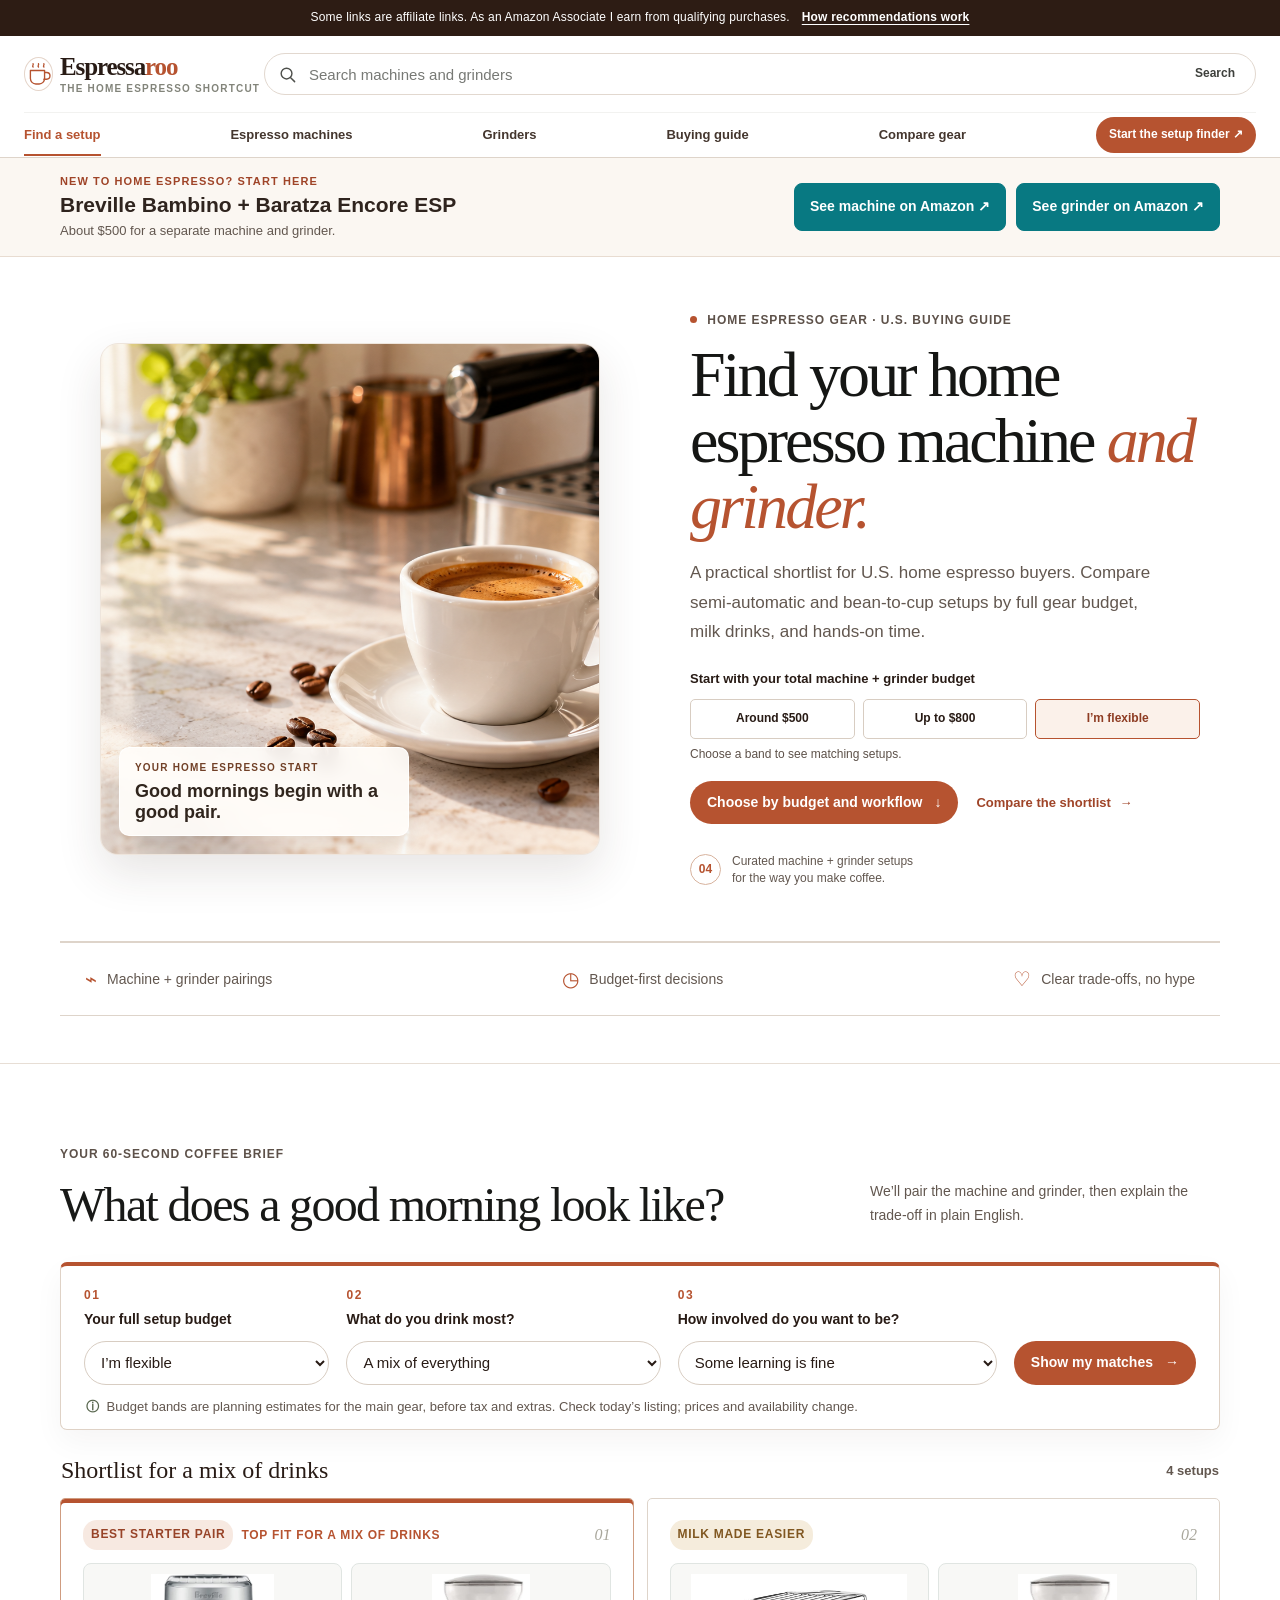
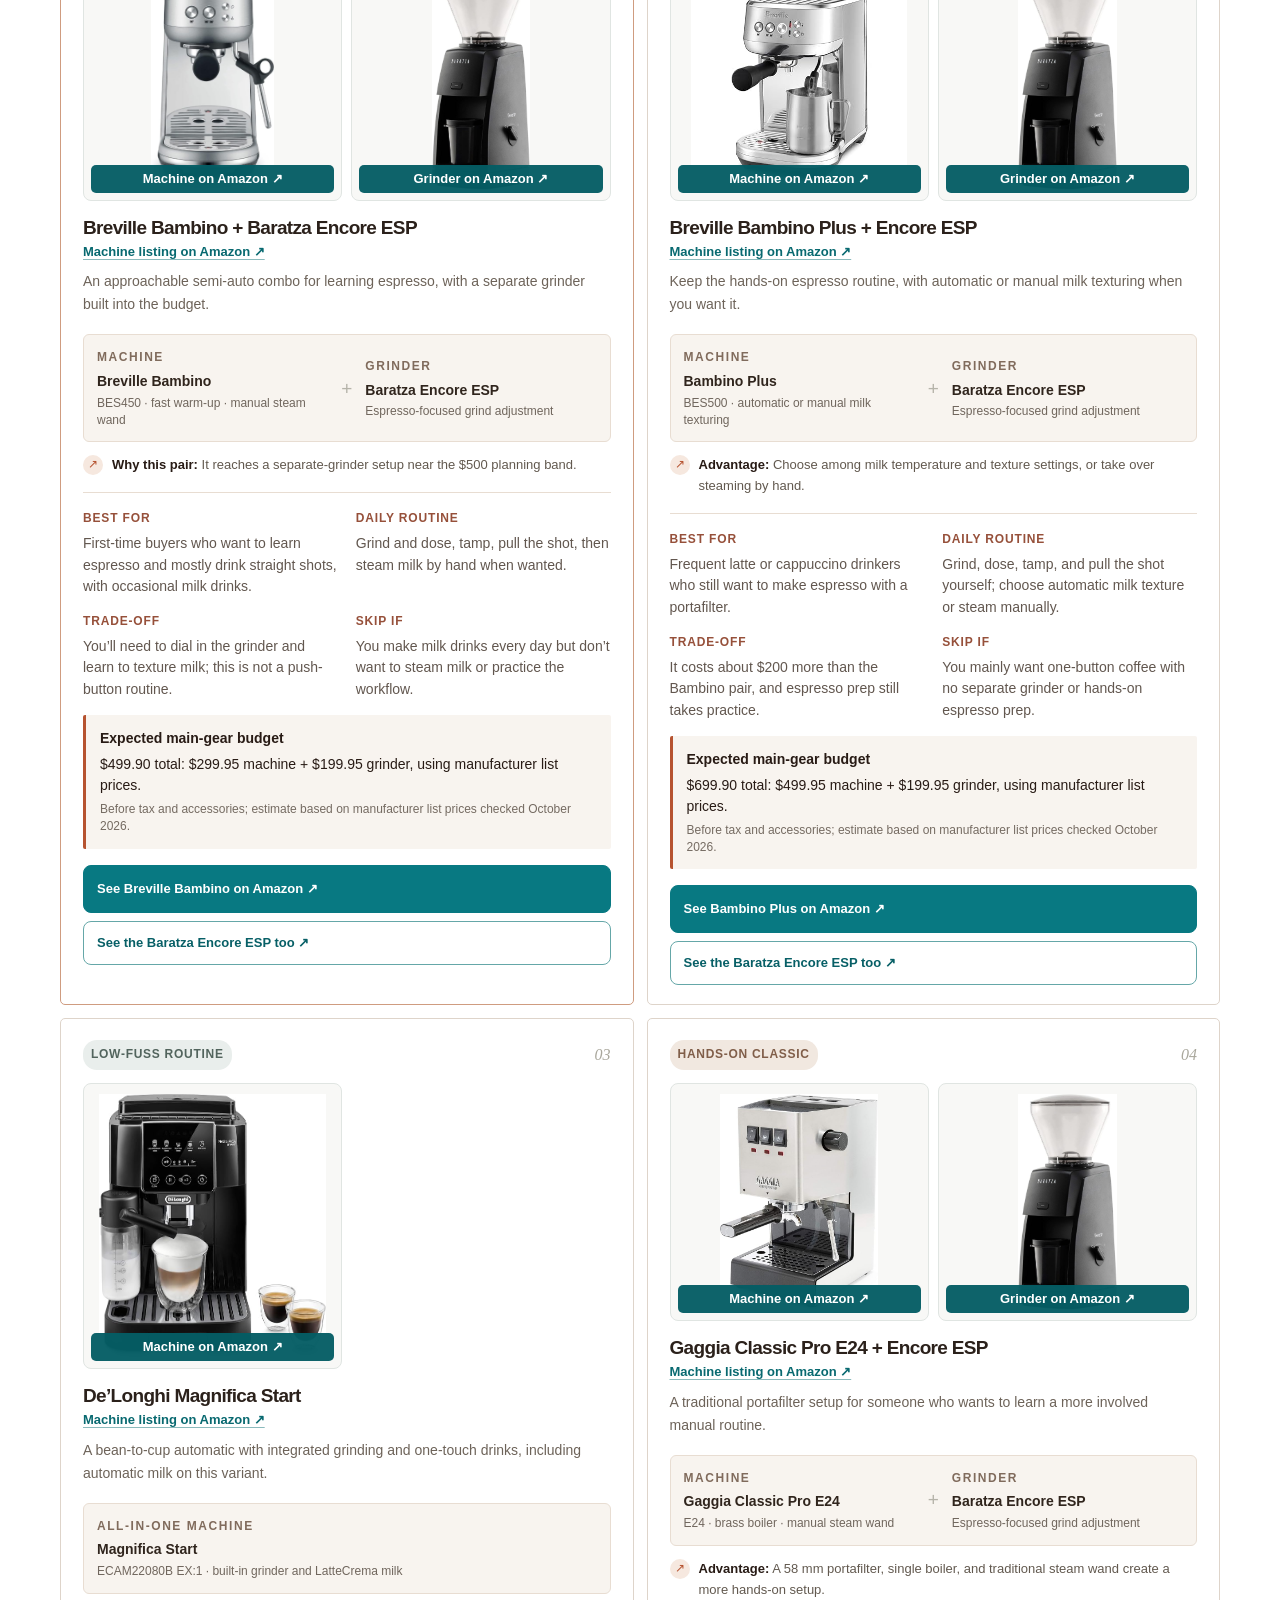
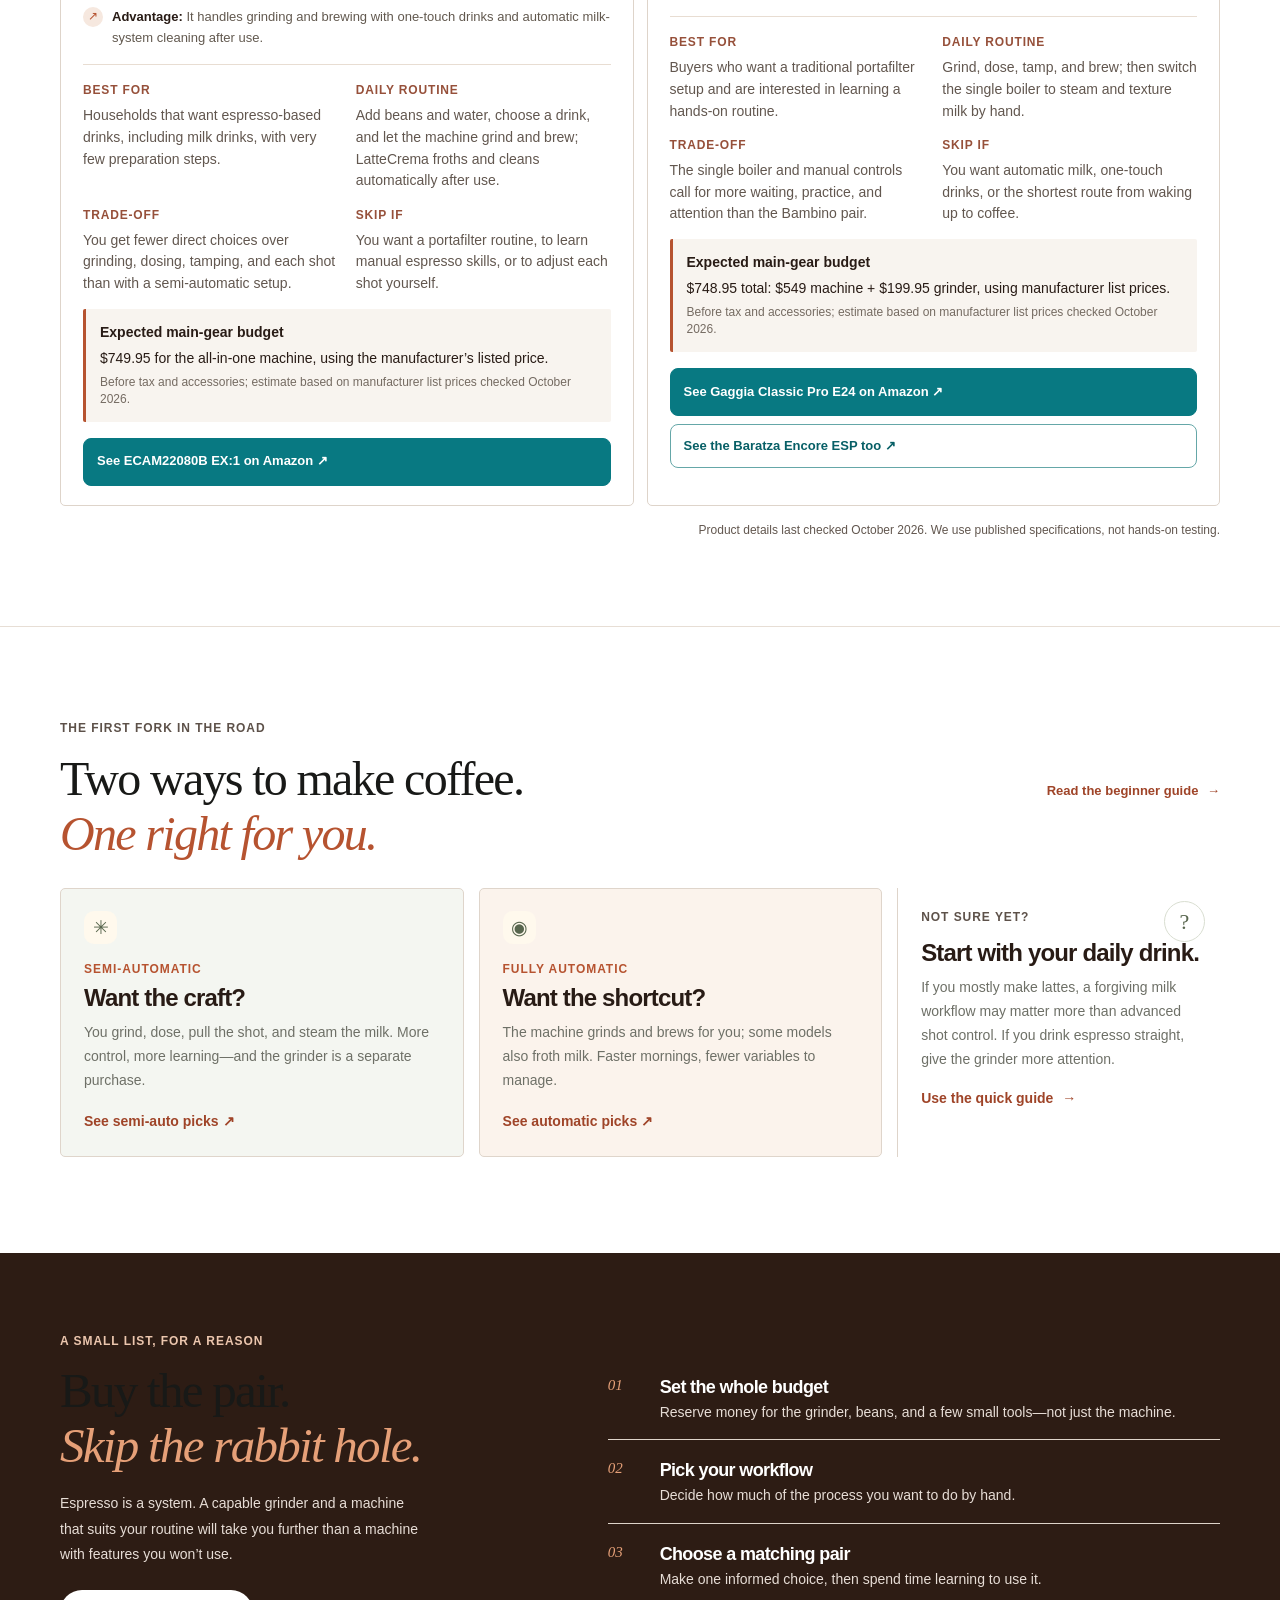
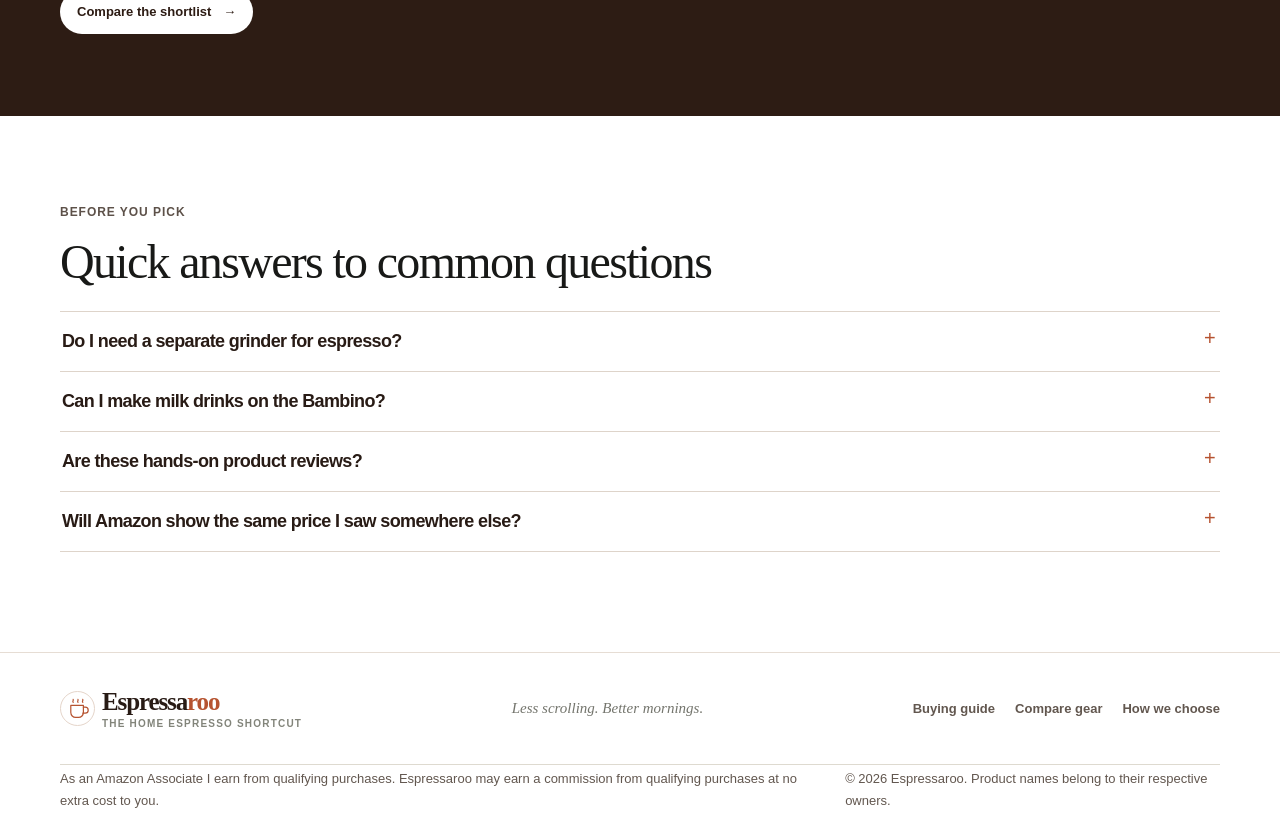
<file: index.html>
<!doctype html>
<html lang="en-US">
<head>
  <meta charset="utf-8">
  <meta name="viewport" content="width=device-width, initial-scale=1">
  <title>Espressaroo — Find your home espresso setup</title>
  <meta name="description" content="Choose a home espresso machine and grinder by budget, milk drinks, and how hands-on you want to be. Straightforward recommendations, no gear rabbit hole.">
  <meta name="theme-color" content="#ffffff">
  <!-- Google tag (gtag.js) -->
  <script async src="https://www.googletagmanager.com/gtag/js?id=G-TLVL1ZTB8C"></script>
  <script>
    window.dataLayer = window.dataLayer || [];
    function gtag(){dataLayer.push(arguments);}
    gtag('js', new Date());
    gtag('config', 'G-TLVL1ZTB8C');
  </script>
  <link rel="canonical" href="https://espressaroo.com/">
  <meta property="og:type" content="website">
  <meta property="og:site_name" content="Espressaroo">
  <meta property="og:title" content="Find your home espresso setup — Espressaroo">
  <meta property="og:description" content="A short, practical route to the right espresso machine and grinder for your budget and routine.">
  <meta property="og:url" content="https://espressaroo.com/">
  <meta property="og:image" content="https://espressaroo.com/assets/espresso-hero-morning.png"><meta property="og:image:alt" content="Espresso with crema and coffee beans beside a home espresso machine."><meta name="twitter:card" content="summary_large_image"><meta name="twitter:image" content="https://espressaroo.com/assets/espresso-hero-morning.png">
  <link rel="icon" href="favicon.svg" type="image/svg+xml">
  <link rel="stylesheet" href="styles.css?v=20261002-5">
  <script type="application/ld+json">
  {"@context":"https://schema.org","@type":"WebSite","name":"Espressaroo","alternateName":"Espressaroo.com","url":"https://espressaroo.com/","description":"Independent home espresso machine and grinder recommendations."}
  </script>
  <script src="app.js?v=20261002-5" defer></script>
</head>
<body>
  <a class="skip-link" href="#main">Skip to content</a>
  <div class="disclosure-bar" role="note">
    <span>Some links are affiliate links. As an Amazon Associate I earn from qualifying purchases.</span>
    <a href="guides.html#how-we-choose">How recommendations work</a>
  </div>
  <header class="site-header">
    <div class="header-main">
      <a class="brand" href="index.html" aria-label="Espressaroo home">
        <span class="brand-mark" aria-hidden="true"><svg viewBox="0 0 40 40"><path d="M8 14h21v12a8 8 0 0 1-8 8h-5a8 8 0 0 1-8-8V14Z"/><path d="M29 17h3a5 5 0 0 1 0 10h-4M12 9c-2-2 1-3 0-5m8 5c-2-2 1-3 0-5m8 5c-2-2 1-3 0-5"/></svg></span>
        <span>Espressa<span class="brand-accent">roo</span><small>THE HOME ESPRESSO SHORTCUT</small></span>
      </a>
      <form class="site-search" action="index.html#finder" method="get" role="search">
        <label class="sr-only" for="site-search-input">Search espresso machines and grinders</label>
        <svg aria-hidden="true" viewBox="0 0 24 24"><circle cx="10.8" cy="10.8" r="6.8"/><path d="m16 16 5 5"/></svg>
        <input id="site-search-input" name="q" type="search" placeholder="Search machines and grinders">
        <button type="submit">Search</button>
      </form>
    </div>
    <div class="header-nav-row">
      <button class="menu-toggle" aria-expanded="false" aria-controls="primary-nav" aria-label="Open site menu" type="button">Menu</button>
      <nav class="primary-nav" id="primary-nav" aria-label="Main navigation">
        <a class="active" href="#finder">Find a setup</a>
        <a href="compare.html#machines">Espresso machines</a>
        <a href="compare.html#grinders">Grinders</a>
        <a href="guides.html">Buying guide</a>
        <a href="compare.html">Compare gear</a>
        <a class="nav-cta" href="#finder">Start the setup finder <span aria-hidden="true">↗</span></a>
      </nav>
    </div>
  </header>

  <aside class="starter-strip" aria-label="Popular starter espresso setup">
    <div class="page-shell starter-strip-inner">
      <div class="starter-strip-copy">
        <span class="starter-strip-kicker">NEW TO HOME ESPRESSO? START HERE</span>
        <strong>Breville Bambino + Baratza Encore ESP</strong>
        <span>About $500 for a separate machine and grinder.</span>
      </div>
      <div class="starter-strip-links">
        <a class="button product-link" href="https://www.amazon.com/dp/B0B1JPPG2L?tag=cofmac93-20" target="_blank" rel="sponsored nofollow noopener">See machine on Amazon ↗</a>
        <a class="button product-link" href="https://www.amazon.com/dp/B0BW272XCV?tag=cofmac93-20" target="_blank" rel="sponsored nofollow noopener">See grinder on Amazon ↗</a>
      </div>
    </div>
  </aside>

  <main id="main">
    <section class="hero page-shell">
      <div class="hero-copy">
        <p class="eyebrow"><span class="eyebrow-dot"></span> Home espresso gear · U.S. buying guide</p>
        <h1>Find your home espresso machine <em>and grinder.</em></h1>
        <p class="hero-lede">A practical shortlist for U.S. home espresso buyers. Compare semi-automatic and bean-to-cup setups by full gear budget, milk drinks, and hands-on time.</p>
        <div class="hero-budget-start" role="group" aria-labelledby="hero-budget-heading">
          <p id="hero-budget-heading">Start with your total machine + grinder budget</p>
          <div class="hero-budget-options">
            <button type="button" data-quick-budget="500" aria-pressed="false">Around $500</button>
            <button type="button" data-quick-budget="800" aria-pressed="false">Up to $800</button>
            <button type="button" data-quick-budget="any" aria-pressed="true">I’m flexible</button>
          </div>
          <small>Choose a band to see matching setups.</small>
        </div>
        <div class="hero-actions">
          <a class="button button-primary" href="#finder">Choose by budget and workflow <span aria-hidden="true">↓</span></a>
          <a class="text-link" href="compare.html">Compare the shortlist <span aria-hidden="true">→</span></a>
        </div>
        <div class="hero-proof"><span class="proof-count">04</span><span>Curated machine + grinder setups<br>for the way you make coffee.</span></div>
      </div>
      <figure class="hero-art hero-photo">
        <img src="assets/espresso-hero-morning.png" width="1774" height="887" alt="A fresh espresso with crema and roasted coffee beans beside a home espresso machine." fetchpriority="high" decoding="async">
        <figcaption class="hero-photo-caption"><span>YOUR HOME ESPRESSO START</span><strong>Good mornings begin with a good pair.</strong></figcaption>
      </figure>
    </section>

    <section class="trust-strip page-shell" aria-label="What Espressaroo does">
      <div><span class="trust-icon">⌁</span><span>Machine + grinder pairings</span></div>
      <div><span class="trust-icon">◷</span><span>Budget-first decisions</span></div>
      <div><span class="trust-icon">♡</span><span>Clear trade-offs, no hype</span></div>
    </section>

    <section class="finder-section" id="finder">
      <div class="page-shell">
        <div class="section-heading finder-heading">
          <div><p class="eyebrow">Your 60-second coffee brief</p><h2>What does a good morning look like?</h2></div>
          <p>We’ll pair the machine and grinder, then explain the trade-off in plain English.</p>
        </div>
        <form class="finder-panel" id="setup-finder">
          <div class="finder-controls">
            <label class="field"><span class="field-number">01</span><span class="field-label">Your full setup budget</span>
              <select name="budget" id="budget"><option value="500">Around $500</option><option value="800">Up to $800</option><option value="any" selected>I’m flexible</option></select>
            </label>
            <label class="field"><span class="field-number">02</span><span class="field-label">What do you drink most?</span>
              <select name="drink" id="drink"><option value="milk">Milk drinks — cappuccino, latte</option><option value="espresso">Straight espresso</option><option value="both" selected>A mix of everything</option></select>
            </label>
            <label class="field"><span class="field-number">03</span><span class="field-label">How involved do you want to be?</span>
              <select name="workflow" id="workflow"><option value="any" selected>Some learning is fine</option><option value="hands-on">I want to learn the craft</option><option value="easy-milk">Easier milk, real espresso workflow</option><option value="push-button">One button, please</option></select>
            </label>
            <button class="button button-primary finder-submit" type="submit">Show my matches <span aria-hidden="true">→</span></button>
          </div>
          <p class="budget-note"><span aria-hidden="true">ⓘ</span> Budget bands are planning estimates for the main gear, before tax and extras. Check today’s listing; prices and availability change.</p>
        </form>
        <div class="results-topline"><p id="results-summary" aria-live="polite">A practical shortlist for your answers</p><span class="results-count" id="results-count">4 setups</span></div>
        <div class="results-grid" id="results-grid" aria-live="polite">
          <article class="setup-card featured-card"><div class="card-topline"><span class="pill pill-green">BEST STARTER PAIR</span><span class="card-index">01</span></div><div class="setup-product-gallery">
<figure class="product-photo-card"><img src="assets/breville-bambino.jpg" alt="Breville Bambino espresso machine" loading="lazy" decoding="async"><figcaption><a class="product-photo-cta product-link" href="https://www.amazon.com/dp/B0B1JPPG2L?tag=cofmac93-20" target="_blank" rel="sponsored nofollow noopener">Machine on Amazon ↗</a></figcaption></figure>
<figure class="product-photo-card"><img src="assets/baratza-encore-esp.jpg" alt="Baratza Encore ESP coffee grinder" loading="lazy" decoding="async"><figcaption><a class="product-photo-cta product-link" href="https://www.amazon.com/dp/B0BW272XCV?tag=cofmac93-20" target="_blank" rel="sponsored nofollow noopener">Grinder on Amazon ↗</a></figcaption></figure>
</div><h3>Breville Bambino + Baratza Encore ESP</h3><p class="product-title-note"><a class="product-title-link product-link" href="https://www.amazon.com/dp/B0B1JPPG2L?tag=cofmac93-20" target="_blank" rel="sponsored nofollow noopener">Machine listing on Amazon ↗</a></p><p class="card-intro">An approachable semi-auto combo for learning espresso, with a separate grinder built into the budget.</p><div class="pairing"><div><span class="pair-label">MACHINE</span><strong>Breville Bambino</strong><small>BES450 · fast warm-up · manual steam wand</small></div><span class="pair-plus">+</span><div><span class="pair-label">GRINDER</span><strong>Baratza Encore ESP</strong><small>Espresso-focused grind adjustment</small></div></div><div class="card-verdict"><span class="verdict-icon">↗</span><p><b>Why this pair:</b> it reaches a separate-grinder setup near the $500 planning band.</p></div><dl class="recommendation-facts"><div><dt>Best for</dt><dd>First-time buyers who want to learn espresso and mostly drink straight shots, with occasional milk drinks.</dd></div><div><dt>Daily routine</dt><dd>Grind and dose, tamp, pull the shot, then steam milk by hand when wanted.</dd></div><div><dt>Trade-off</dt><dd>You’ll need to dial in the grinder and learn to texture milk; this is not a push-button routine.</dd></div><div><dt>Skip if</dt><dd>You make milk drinks every day but don’t want to steam milk or practice the workflow.</dd></div></dl><p class="gear-budget"><b>Expected main-gear budget</b><span>$499.90 total: $299.95 machine + $199.95 grinder, using manufacturer list prices.</span><small>Before tax and accessories; estimate based on manufacturer list prices checked October 2026.</small></p><a class="button button-card product-link" href="https://www.amazon.com/dp/B0B1JPPG2L?tag=cofmac93-20" target="_blank" rel="sponsored nofollow noopener">See Bambino on Amazon ↗</a><a class="secondary-card-link product-link" href="https://www.amazon.com/dp/B0BW272XCV?tag=cofmac93-20" target="_blank" rel="sponsored nofollow noopener">See the Encore ESP too ↗</a></article>
          <article class="setup-card"><div class="card-topline"><span class="pill pill-amber">MILK MADE EASIER</span><span class="card-index">02</span></div><div class="setup-product-gallery">
<figure class="product-photo-card"><img src="assets/breville-bambino-plus.jpg" alt="Breville Bambino Plus espresso machine" loading="lazy" decoding="async"><figcaption><a class="product-photo-cta product-link" href="https://www.amazon.com/dp/B07JVD78TT?tag=cofmac93-20" target="_blank" rel="sponsored nofollow noopener">Machine on Amazon ↗</a></figcaption></figure>
<figure class="product-photo-card"><img src="assets/baratza-encore-esp.jpg" alt="Baratza Encore ESP coffee grinder" loading="lazy" decoding="async"><figcaption><a class="product-photo-cta product-link" href="https://www.amazon.com/dp/B0BW272XCV?tag=cofmac93-20" target="_blank" rel="sponsored nofollow noopener">Grinder on Amazon ↗</a></figcaption></figure>
</div><h3>Breville Bambino Plus + Encore ESP</h3><p class="product-title-note"><a class="product-title-link product-link" href="https://www.amazon.com/dp/B07JVD78TT?tag=cofmac93-20" target="_blank" rel="sponsored nofollow noopener">Machine listing on Amazon ↗</a></p><p class="card-intro">Keep the hands-on espresso routine, with automatic or manual milk texturing when you want it.</p><div class="pairing"><div><span class="pair-label">MACHINE</span><strong>Bambino Plus</strong><small>BES500 · automatic or manual milk texturing</small></div><span class="pair-plus">+</span><div><span class="pair-label">GRINDER</span><strong>Encore ESP</strong><small>Espresso-focused grind adjustment</small></div></div><div class="card-verdict"><span class="verdict-icon">↗</span><p><b>Advantage:</b> choose among milk temperature and texture settings, or take over steaming by hand.</p></div><dl class="recommendation-facts"><div><dt>Best for</dt><dd>Frequent latte or cappuccino drinkers who still want to make espresso with a portafilter.</dd></div><div><dt>Daily routine</dt><dd>Grind, dose, tamp, and pull the shot yourself; choose automatic milk texture or steam manually.</dd></div><div><dt>Trade-off</dt><dd>It costs about $200 more than the Bambino pair, and espresso prep still takes practice.</dd></div><div><dt>Skip if</dt><dd>You mainly want one-button coffee with no separate grinder or hands-on espresso prep.</dd></div></dl><p class="gear-budget"><b>Expected main-gear budget</b><span>$699.90 total: $499.95 machine + $199.95 grinder, using manufacturer list prices.</span><small>Before tax and accessories; estimate based on manufacturer list prices checked October 2026.</small></p><a class="button button-card product-link" href="https://www.amazon.com/dp/B07JVD78TT?tag=cofmac93-20" target="_blank" rel="sponsored nofollow noopener">See Bambino Plus on Amazon ↗</a><a class="secondary-card-link product-link" href="https://www.amazon.com/dp/B0BW272XCV?tag=cofmac93-20" target="_blank" rel="sponsored nofollow noopener">See the Encore ESP too ↗</a></article>
          <article class="setup-card"><div class="card-topline"><span class="pill pill-blue">LOW-FUSS ROUTINE</span><span class="card-index">03</span></div><div class="setup-product-gallery single-product-gallery">
<figure class="product-photo-card"><img src="assets/delonghi-magnifica-start.jpg" alt="De'Longhi Magnifica Start espresso machine" loading="lazy" decoding="async"><figcaption><a class="product-photo-cta product-link" href="https://www.amazon.com/dp/B0D5JQK6VQ?tag=cofmac93-20" target="_blank" rel="sponsored nofollow noopener">Machine on Amazon ↗</a></figcaption></figure>
</div><h3>De’Longhi Magnifica Start</h3><p class="product-title-note"><a class="product-title-link product-link" href="https://www.amazon.com/dp/B0D5JQK6VQ?tag=cofmac93-20" target="_blank" rel="sponsored nofollow noopener">Machine listing on Amazon ↗</a></p><p class="card-intro">A bean-to-cup automatic with integrated grinding and one-touch drinks, including automatic milk on this variant.</p><div class="pairing single-pair"><div><span class="pair-label">ALL-IN-ONE MACHINE</span><strong>Magnifica Start</strong><small>ECAM22080B EX:1 · built-in grinder and LatteCrema milk</small></div></div><div class="card-verdict"><span class="verdict-icon">↗</span><p><b>Advantage:</b> the machine handles grinding, brewing, milk frothing, and automatic cleaning of the milk system after use.</p></div><dl class="recommendation-facts"><div><dt>Best for</dt><dd>Households that want espresso-based drinks, including milk drinks, with very few preparation steps.</dd></div><div><dt>Daily routine</dt><dd>Add beans and water, choose a drink, and let the machine grind and brew; LatteCrema froths and cleans automatically after use.</dd></div><div><dt>Trade-off</dt><dd>You get fewer direct choices over grinding, dosing, tamping, and each shot than with a semi-automatic setup.</dd></div><div><dt>Skip if</dt><dd>You want a portafilter routine, to learn manual espresso skills, or to adjust each shot yourself.</dd></div></dl><p class="gear-budget"><b>Expected main-gear budget</b><span>$749.95 for the all-in-one machine, using the manufacturer’s listed price.</span><small>Before tax and accessories; estimate based on manufacturer list prices checked October 2026.</small></p><a class="button button-card product-link" href="https://www.amazon.com/dp/B0D5JQK6VQ?tag=cofmac93-20" target="_blank" rel="sponsored nofollow noopener">See ECAM22080B EX:1 on Amazon ↗</a></article>
          <article class="setup-card"><div class="card-topline"><span class="pill pill-rose">HANDS-ON CLASSIC</span><span class="card-index">04</span></div><div class="setup-product-gallery">
<figure class="product-photo-card"><img src="assets/gaggia-classic-pro-e24.jpg" alt="Gaggia Classic Pro E24 espresso machine" loading="lazy" decoding="async"><figcaption><a class="product-photo-cta product-link" href="https://www.amazon.com/dp/B07RQ3NL76?tag=cofmac93-20" target="_blank" rel="sponsored nofollow noopener">Machine on Amazon ↗</a></figcaption></figure>
<figure class="product-photo-card"><img src="assets/baratza-encore-esp.jpg" alt="Baratza Encore ESP coffee grinder" loading="lazy" decoding="async"><figcaption><a class="product-photo-cta product-link" href="https://www.amazon.com/dp/B0BW272XCV?tag=cofmac93-20" target="_blank" rel="sponsored nofollow noopener">Grinder on Amazon ↗</a></figcaption></figure>
</div><h3>Gaggia Classic Pro E24 + Encore ESP</h3><p class="product-title-note"><a class="product-title-link product-link" href="https://www.amazon.com/dp/B07RQ3NL76?tag=cofmac93-20" target="_blank" rel="sponsored nofollow noopener">Machine listing on Amazon ↗</a></p><p class="card-intro">A traditional portafilter setup for someone who wants to learn a more involved manual routine.</p><div class="pairing"><div><span class="pair-label">MACHINE</span><strong>Gaggia Classic Pro E24</strong><small>Lead-free brass boiler · manual steam wand</small></div><span class="pair-plus">+</span><div><span class="pair-label">GRINDER</span><strong>Baratza Encore ESP</strong><small>Espresso-focused grind adjustment</small></div></div><div class="card-verdict"><span class="verdict-icon">↗</span><p><b>Advantage:</b> a 58 mm portafilter, single boiler, and traditional steam wand create a more hands-on setup.</p></div><dl class="recommendation-facts"><div><dt>Best for</dt><dd>Buyers who want a traditional portafilter setup and are interested in learning a hands-on routine.</dd></div><div><dt>Daily routine</dt><dd>Grind, dose, tamp, and brew; then switch the single boiler to steam and texture milk by hand.</dd></div><div><dt>Trade-off</dt><dd>The single boiler and manual controls call for more waiting, practice, and attention than the Bambino pair.</dd></div><div><dt>Skip if</dt><dd>You want automatic milk, one-touch drinks, or the shortest route from waking up to coffee.</dd></div></dl><p class="gear-budget"><b>Expected main-gear budget</b><span>$748.95 total: $549 machine + $199.95 grinder, using manufacturer list prices.</span><small>Before tax and accessories; estimate based on manufacturer list prices checked October 2026.</small></p><a class="button button-card product-link" href="https://www.amazon.com/dp/B07RQ3NL76?tag=cofmac93-20" target="_blank" rel="sponsored nofollow noopener">See Gaggia E24 on Amazon ↗</a><a class="secondary-card-link product-link" href="https://www.amazon.com/dp/B0BW272XCV?tag=cofmac93-20" target="_blank" rel="sponsored nofollow noopener">See the Encore ESP too ↗</a></article>
        </div>
        <noscript><p class="no-script-note">The interactive matching form needs JavaScript. The starter recommendations above and our <a href="compare.html">gear comparison</a> are available without it.</p></noscript>
        <p class="last-checked">Product details last checked October 2026. We use published specifications, not hands-on testing.</p>
      </div>
    </section>

    <section class="decision-section page-shell">
      <div class="section-heading"><div><p class="eyebrow">The first fork in the road</p><h2>Two ways to make coffee.<br><em>One right for you.</em></h2></div><a class="text-link" href="guides.html">Read the beginner guide <span aria-hidden="true">→</span></a></div>
      <div class="decision-grid">
        <article class="decision-card semi-card"><div class="decision-symbol" aria-hidden="true">✳</div><p class="eyebrow">Semi-automatic</p><h3>Want the craft?</h3><p>You grind, dose, pull the shot, and steam the milk. More control, more learning—and the grinder is a separate purchase.</p><a href="compare.html#machines">See semi-auto picks <span aria-hidden="true">↗</span></a></article>
        <article class="decision-card auto-card"><div class="decision-symbol" aria-hidden="true">◉</div><p class="eyebrow">Fully automatic</p><h3>Want the shortcut?</h3><p>The machine grinds and brews for you; some models also froth milk. Faster mornings, fewer variables to manage.</p><a href="compare.html#automatic">See automatic picks <span aria-hidden="true">↗</span></a></article>
        <article class="decision-aside"><div class="aside-orbit">?</div><p class="eyebrow">Not sure yet?</p><h3>Start with your daily drink.</h3><p>If you mostly make lattes, a forgiving milk workflow may matter more than advanced shot control. If you drink espresso straight, give the grinder more attention.</p><a class="text-link" href="guides.html#choose">Use the quick guide <span aria-hidden="true">→</span></a></article>
      </div>
    </section>

    <section class="process-section">
      <div class="page-shell process-layout"><div><p class="eyebrow">A small list, for a reason</p><h2>Buy the pair.<br><em>Skip the rabbit hole.</em></h2><p>Espresso is a system. A capable grinder and a machine that suits your routine will take you further than a machine with features you won’t use.</p><a class="button button-light" href="compare.html">Compare the shortlist <span aria-hidden="true">→</span></a></div><div class="process-steps"><div class="process-step"><span>01</span><div><h3>Set the whole budget</h3><p>Reserve money for the grinder, beans, and a few small tools—not just the machine.</p></div></div><div class="process-step"><span>02</span><div><h3>Pick your workflow</h3><p>Decide how much of the process you want to do by hand.</p></div></div><div class="process-step"><span>03</span><div><h3>Choose a matching pair</h3><p>Make one informed choice, then spend time learning to use it.</p></div></div></div></div>
    </section>

    <section class="faq-section page-shell">
      <div class="section-heading"><div><p class="eyebrow">Before you pick</p><h2>Quick answers to common questions</h2></div></div>
      <div class="faq-list">
        <details><summary>Do I need a separate grinder for espresso?</summary><p>For a semi-automatic machine, usually yes. Espresso needs fine, repeatable adjustments; many general-purpose grinders don’t offer enough control. Fully automatic machines include a grinder.</p></details>
        <details><summary>Can I make milk drinks on the Bambino?</summary><p>Yes. The standard Bambino has a manual steam wand. The Bambino Plus adds automatic milk texturing, while still letting you use a hands-on espresso workflow.</p></details>
        <details><summary>Are these hands-on product reviews?</summary><p>No. Espressaroo is a buying guide built from published product specifications and workflow comparisons. We don’t claim lab tests or personal ownership. <a href="guides.html#how-we-choose">See how recommendations are chosen.</a></p></details>
        <details><summary>Will Amazon show the same price I saw somewhere else?</summary><p>Not necessarily. Amazon prices, sellers, bundles, and stock can change. Our links open a model-specific Amazon listing. Confirm the full variant, seller, and current price before buying.</p></details>
      </div>
    </section>
  </main>

  <footer class="site-footer">
    <div class="page-shell footer-main"><a class="brand footer-brand" href="index.html"><span class="brand-mark" aria-hidden="true"><svg viewBox="0 0 40 40"><path d="M8 14h21v12a8 8 0 0 1-8 8h-5a8 8 0 0 1-8-8V14Z"/><path d="M29 17h3a5 5 0 0 1 0 10h-4M12 9c-2-2 1-3 0-5m8 5c-2-2 1-3 0-5m8 5c-2-2 1-3 0-5"/></svg></span><span>Espressa<span class="brand-accent">roo</span><small>THE HOME ESPRESSO SHORTCUT</small></span></a><p>Less scrolling. Better mornings.</p><nav aria-label="Footer"><a href="guides.html">Buying guide</a><a href="compare.html">Compare gear</a><a href="guides.html#how-we-choose">How we choose</a></nav></div>
    <div class="page-shell footer-bottom"><p>As an Amazon Associate I earn from qualifying purchases. Espressaroo may earn a commission from qualifying purchases at no extra cost to you.</p><p>© <span class="current-year">2026</span> Espressaroo. Product names belong to their respective owners.</p></div>
  </footer>
</body>
</html>
</file>
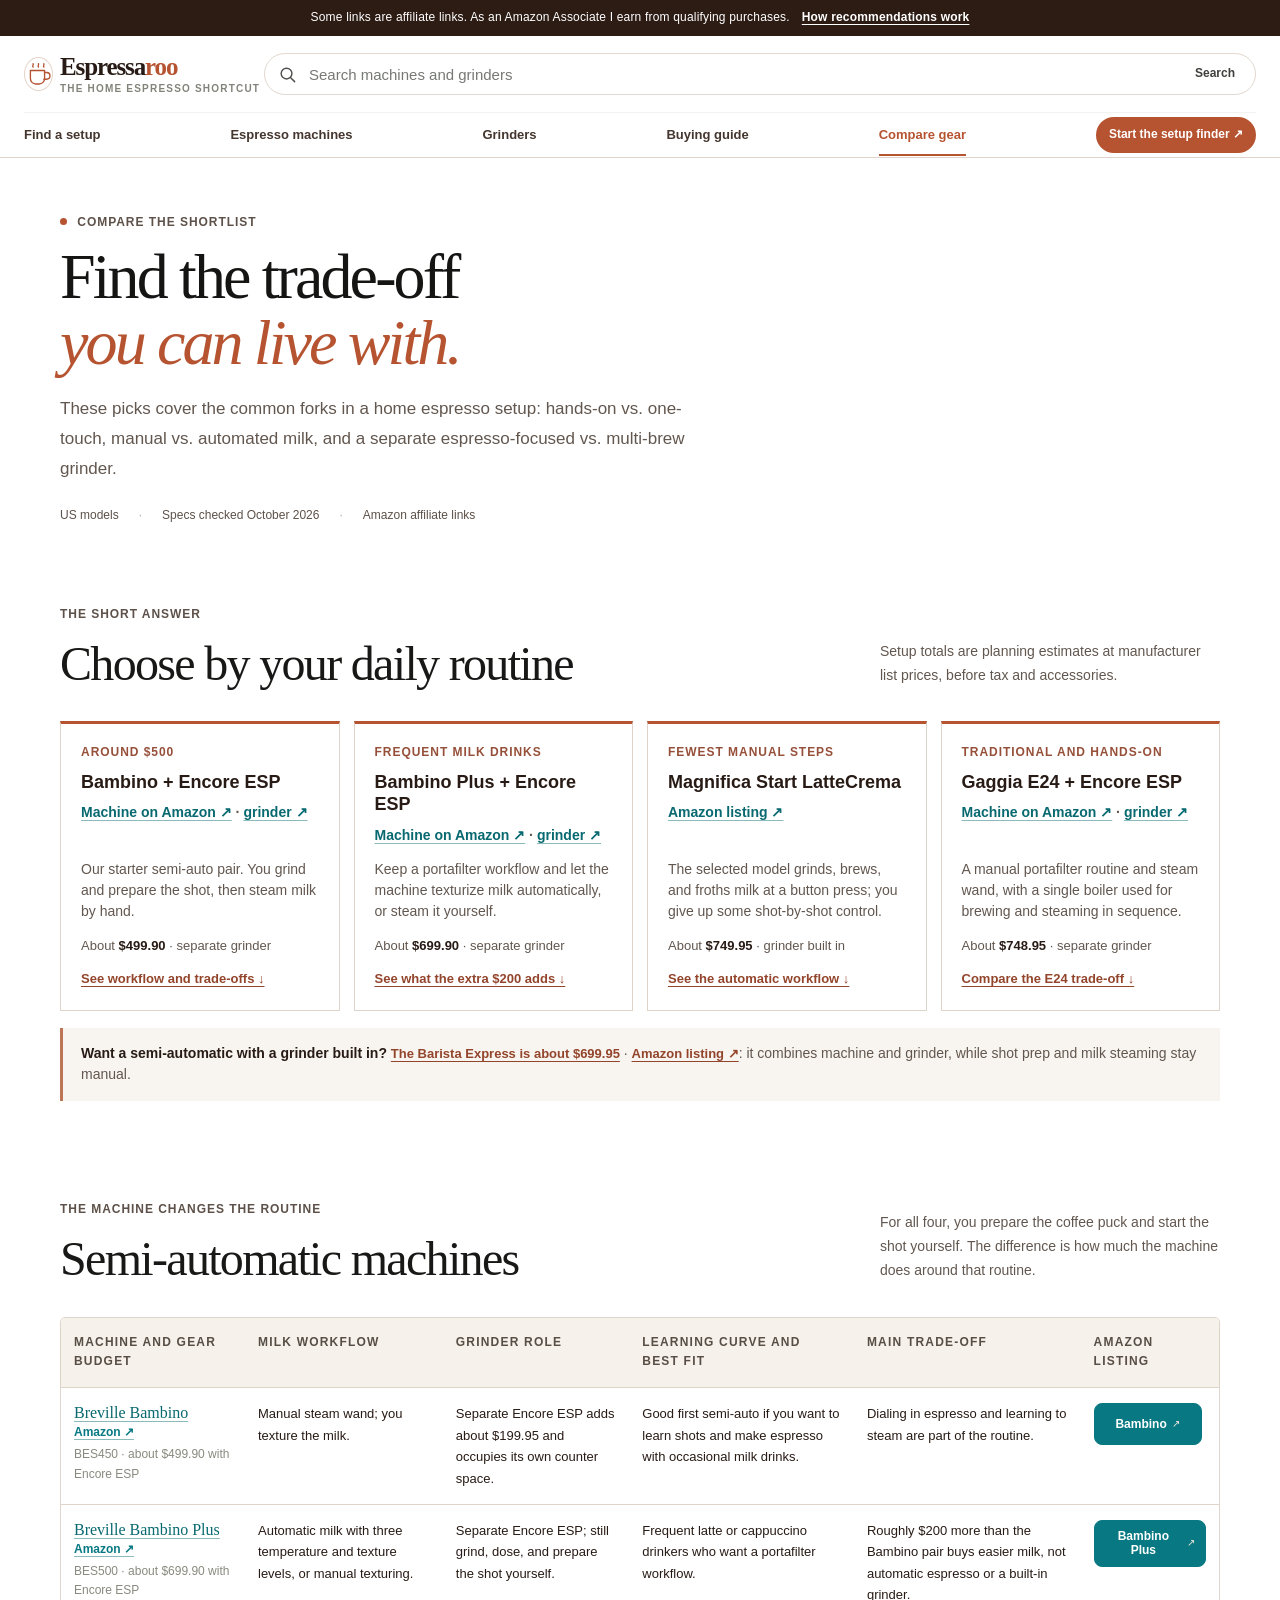
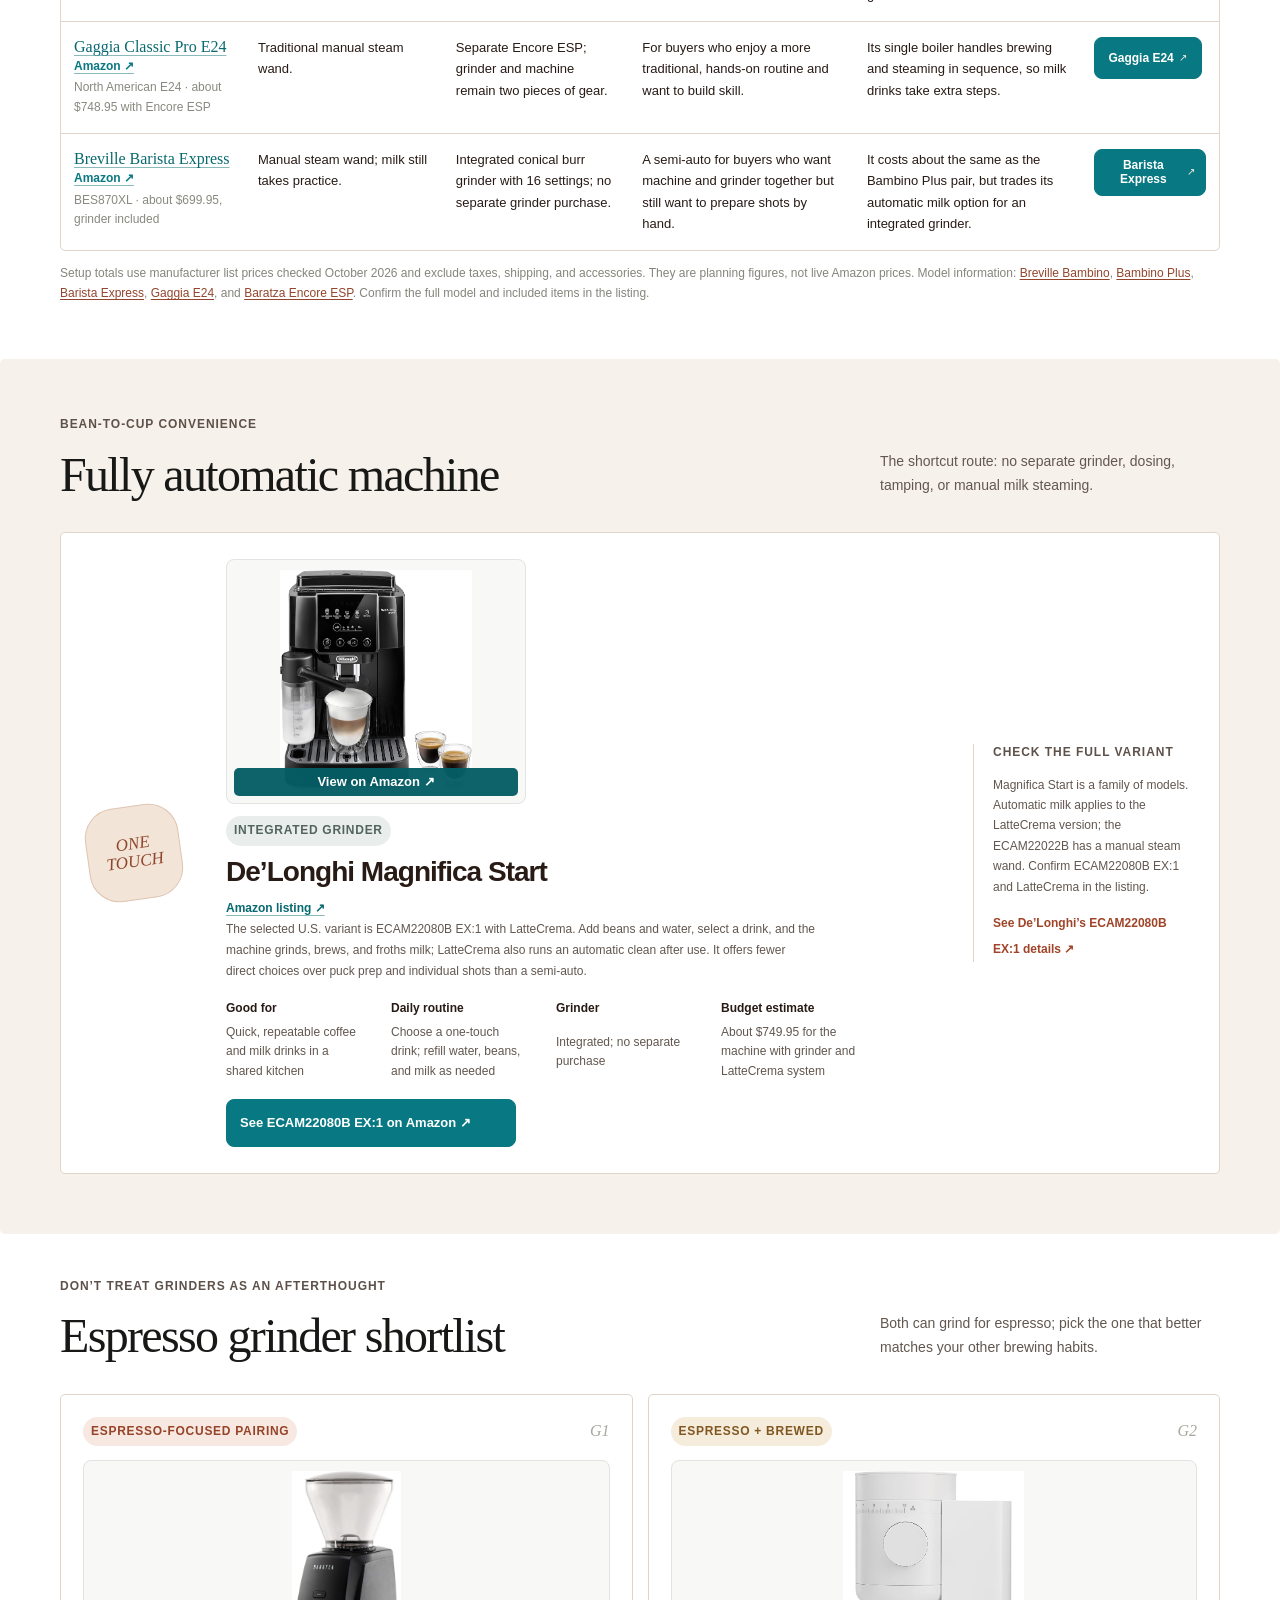
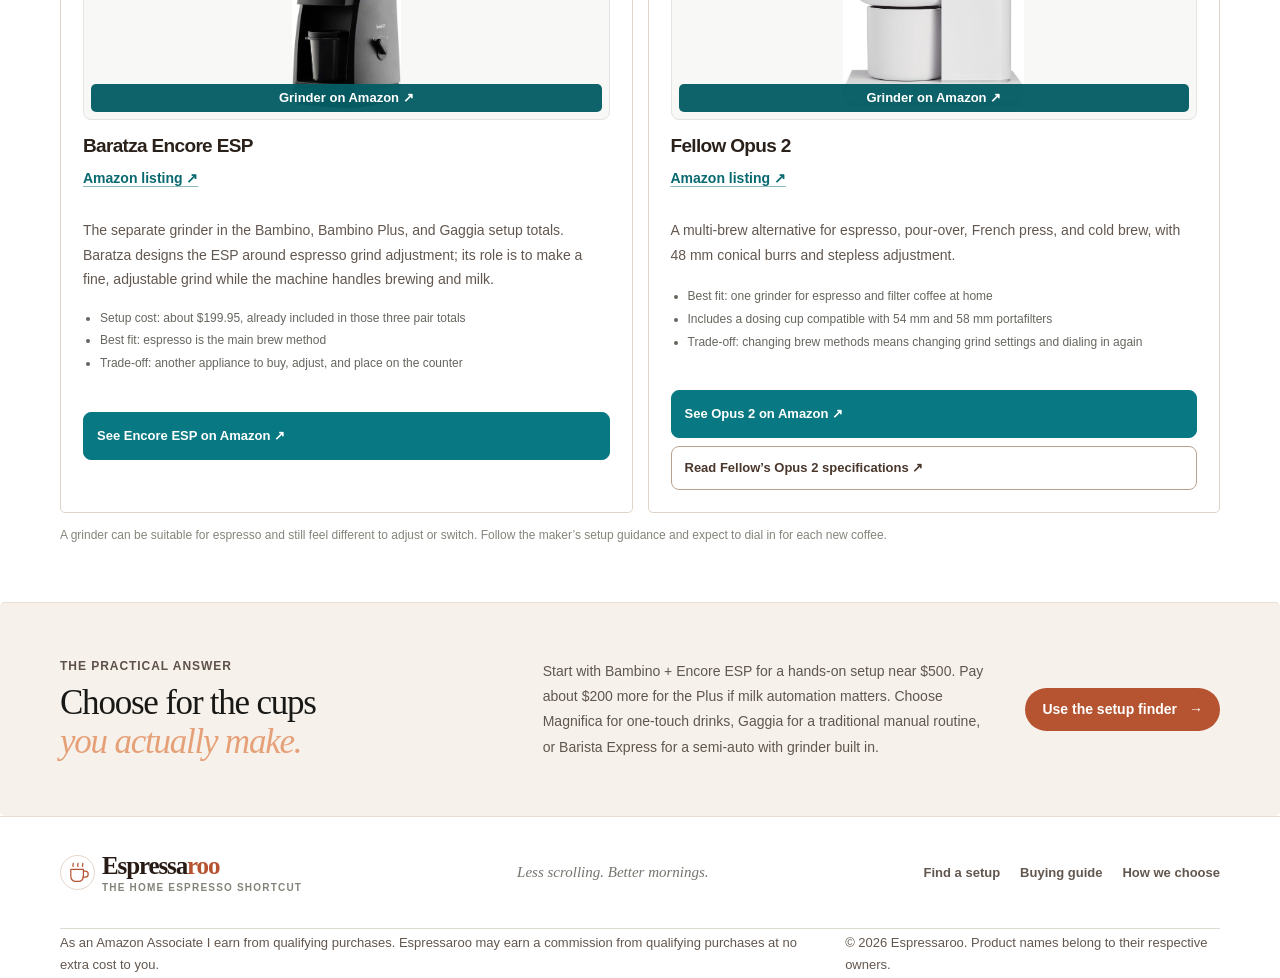
<file: compare.html>
<!doctype html>
<html lang="en-US">
<head>
  <meta charset="utf-8">
  <meta name="viewport" content="width=device-width, initial-scale=1">
  <title>Compare espresso machines and grinders — Espressaroo</title>
  <meta name="description" content="Compare a concise shortlist of home espresso machines and grinders by workflow, milk setup, and who each one suits.">
  <meta name="theme-color" content="#ffffff">
  <!-- Google tag (gtag.js) -->
  <script async src="https://www.googletagmanager.com/gtag/js?id=G-TLVL1ZTB8C"></script>
  <script>
    window.dataLayer = window.dataLayer || [];
    function gtag(){dataLayer.push(arguments);}
    gtag('js', new Date());
    gtag('config', 'G-TLVL1ZTB8C');
  </script>
  <link rel="canonical" href="https://espressaroo.com/compare.html">
  <meta property="og:type" content="article"><meta property="og:site_name" content="Espressaroo"><meta property="og:title" content="Compare espresso machines and grinders"><meta property="og:description" content="Semi-auto, automatic, and espresso grinders compared by the workflow that matters at home."><meta property="og:url" content="https://espressaroo.com/compare.html">
  <meta property="og:image" content="https://espressaroo.com/assets/espresso-hero-morning.png"><meta property="og:image:alt" content="Espresso with crema and coffee beans beside a home espresso machine."><meta name="twitter:card" content="summary_large_image"><meta name="twitter:image" content="https://espressaroo.com/assets/espresso-hero-morning.png">
  <link rel="icon" href="favicon.svg" type="image/svg+xml"><link rel="stylesheet" href="styles.css?v=20261002-5"><script src="app.js?v=20261002-5" defer></script>
</head>
<body>
  <a class="skip-link" href="#main">Skip to content</a>
  <div class="disclosure-bar" role="note"><span>Some links are affiliate links. As an Amazon Associate I earn from qualifying purchases.</span><a href="guides.html#how-we-choose">How recommendations work</a></div>
  <header class="site-header">
    <div class="header-main">
      <a class="brand" href="index.html" aria-label="Espressaroo home"><span class="brand-mark" aria-hidden="true"><svg viewBox="0 0 40 40"><path d="M8 14h21v12a8 8 0 0 1-8 8h-5a8 8 0 0 1-8-8V14Z"/><path d="M29 17h3a5 5 0 0 1 0 10h-4M12 9c-2-2 1-3 0-5m8 5c-2-2 1-3 0-5m8 5c-2-2 1-3 0-5"/></svg></span><span>Espressa<span class="brand-accent">roo</span><small>THE HOME ESPRESSO SHORTCUT</small></span></a>
      <form class="site-search" action="index.html#finder" method="get" role="search"><label class="sr-only" for="site-search-input">Search espresso machines and grinders</label><svg aria-hidden="true" viewBox="0 0 24 24"><circle cx="10.8" cy="10.8" r="6.8"/><path d="m16 16 5 5"/></svg><input id="site-search-input" name="q" type="search" placeholder="Search machines and grinders"><button type="submit">Search</button></form>
    </div>
    <div class="header-nav-row"><button class="menu-toggle" aria-expanded="false" aria-controls="primary-nav" aria-label="Open site menu" type="button">Menu</button><nav class="primary-nav" id="primary-nav" aria-label="Main navigation"><a href="index.html#finder">Find a setup</a><a href="compare.html#machines">Espresso machines</a><a href="compare.html#grinders">Grinders</a><a href="guides.html">Buying guide</a><a class="active" href="compare.html">Compare gear</a><a class="nav-cta" href="index.html#finder">Start the setup finder <span aria-hidden="true">↗</span></a></nav></div>
  </header>
  <main id="main">
    <section class="inner-hero compare-hero page-shell"><p class="eyebrow"><span class="eyebrow-dot"></span> Compare the shortlist</p><h1>Find the trade-off<br><em>you can live with.</em></h1><p class="hero-lede">These picks cover the common forks in a home espresso setup: hands-on vs. one-touch, manual vs. automated milk, and a separate espresso-focused vs. multi-brew grinder.</p><div class="inner-hero-meta"><span>US models</span><span>Specs checked October 2026</span><span>Amazon affiliate links</span></div></section>
    <section class="comparison-section quick-decision-section page-shell" id="quick-picks">
      <div class="section-heading"><div><p class="eyebrow">The short answer</p><h2>Choose by your daily routine</h2></div><p>Setup totals are planning estimates at manufacturer list prices, before tax and accessories.</p></div>
      <div class="quick-pick-grid">
        <article class="quick-pick-card"><p class="eyebrow">Around $500</p><h3>Bambino + Encore ESP</h3><p class="product-title-note"><a class="product-title-link product-link" href="https://www.amazon.com/dp/B0B1JPPG2L?tag=cofmac93-20" target="_blank" rel="sponsored nofollow noopener">Machine on Amazon ↗</a> · <a class="product-title-link product-link" href="https://www.amazon.com/dp/B0BW272XCV?tag=cofmac93-20" target="_blank" rel="sponsored nofollow noopener">grinder ↗</a></p><p>Our starter semi-auto pair. You grind and prepare the shot, then steam milk by hand.</p><p class="quick-pick-budget">About <b>$499.90</b> · separate grinder</p><a href="#machine-bambino">See workflow and trade-offs ↓</a></article>
        <article class="quick-pick-card"><p class="eyebrow">Frequent milk drinks</p><h3>Bambino Plus + Encore ESP</h3><p class="product-title-note"><a class="product-title-link product-link" href="https://www.amazon.com/dp/B07JVD78TT?tag=cofmac93-20" target="_blank" rel="sponsored nofollow noopener">Machine on Amazon ↗</a> · <a class="product-title-link product-link" href="https://www.amazon.com/dp/B0BW272XCV?tag=cofmac93-20" target="_blank" rel="sponsored nofollow noopener">grinder ↗</a></p><p>Keep a portafilter workflow and let the machine texturize milk automatically, or steam it yourself.</p><p class="quick-pick-budget">About <b>$699.90</b> · separate grinder</p><a href="#machine-plus">See what the extra $200 adds ↓</a></article>
        <article class="quick-pick-card"><p class="eyebrow">Fewest manual steps</p><h3>Magnifica Start LatteCrema</h3><p class="product-title-note"><a class="product-title-link product-link" href="https://www.amazon.com/dp/B0D5JQK6VQ?tag=cofmac93-20" target="_blank" rel="sponsored nofollow noopener">Amazon listing ↗</a></p><p>The selected model grinds, brews, and froths milk at a button press; you give up some shot-by-shot control.</p><p class="quick-pick-budget">About <b>$749.95</b> · grinder built in</p><a href="#automatic">See the automatic workflow ↓</a></article>
        <article class="quick-pick-card"><p class="eyebrow">Traditional and hands-on</p><h3>Gaggia E24 + Encore ESP</h3><p class="product-title-note"><a class="product-title-link product-link" href="https://www.amazon.com/dp/B07RQ3NL76?tag=cofmac93-20" target="_blank" rel="sponsored nofollow noopener">Machine on Amazon ↗</a> · <a class="product-title-link product-link" href="https://www.amazon.com/dp/B0BW272XCV?tag=cofmac93-20" target="_blank" rel="sponsored nofollow noopener">grinder ↗</a></p><p>A manual portafilter routine and steam wand, with a single boiler used for brewing and steaming in sequence.</p><p class="quick-pick-budget">About <b>$748.95</b> · separate grinder</p><a href="#machine-gaggia">Compare the E24 trade-off ↓</a></article>
      </div>
      <p class="integrated-grinder-note"><b>Want a semi-automatic with a grinder built in?</b> <a href="#machine-barista-express">The Barista Express is about $699.95</a> · <a class="product-link" href="https://www.amazon.com/dp/B00CH9QWOU?tag=cofmac93-20" target="_blank" rel="sponsored nofollow noopener">Amazon listing ↗</a>: it combines machine and grinder, while shot prep and milk steaming stay manual.</p>
    </section>
    <section class="comparison-section page-shell" id="machines"><div class="section-heading"><div><p class="eyebrow">The machine changes the routine</p><h2>Semi-automatic machines</h2></div><p>For all four, you prepare the coffee puck and start the shot yourself. The difference is how much the machine does around that routine.</p></div>
      <div class="comparison-table-wrap"><table class="comparison-table"><caption class="sr-only">Semi-automatic espresso machine and setup comparison</caption><thead><tr><th scope="col">Machine and gear budget</th><th scope="col">Milk workflow</th><th scope="col">Grinder role</th><th scope="col">Learning curve and best fit</th><th scope="col">Main trade-off</th><th scope="col">Amazon listing</th></tr></thead><tbody>
        <tr id="machine-bambino"><th scope="row"><span class="table-product"><a class="table-product-link product-link" href="https://www.amazon.com/dp/B0B1JPPG2L?tag=cofmac93-20" target="_blank" rel="sponsored nofollow noopener">Breville Bambino <small>Amazon ↗</small></a></span><span class="table-sub">BES450 · about $499.90 with Encore ESP</span></th><td>Manual steam wand; you texture the milk.</td><td>Separate Encore ESP adds about $199.95 and occupies its own counter space.</td><td>Good first semi-auto if you want to learn shots and make espresso with occasional milk drinks.</td><td>Dialing in espresso and learning to steam are part of the routine.</td><td><a class="table-link product-link" href="https://www.amazon.com/dp/B0B1JPPG2L?tag=cofmac93-20" target="_blank" rel="sponsored nofollow noopener">Bambino <small>↗</small></a></td></tr>
        <tr id="machine-plus"><th scope="row"><span class="table-product"><a class="table-product-link product-link" href="https://www.amazon.com/dp/B07JVD78TT?tag=cofmac93-20" target="_blank" rel="sponsored nofollow noopener">Breville Bambino Plus <small>Amazon ↗</small></a></span><span class="table-sub">BES500 · about $699.90 with Encore ESP</span></th><td>Automatic milk with three temperature and texture levels, or manual texturing.</td><td>Separate Encore ESP; still grind, dose, and prepare the shot yourself.</td><td>Frequent latte or cappuccino drinkers who want a portafilter workflow.</td><td>Roughly $200 more than the Bambino pair buys easier milk, not automatic espresso or a built-in grinder.</td><td><a class="table-link product-link" href="https://www.amazon.com/dp/B07JVD78TT?tag=cofmac93-20" target="_blank" rel="sponsored nofollow noopener">Bambino Plus <small>↗</small></a></td></tr>
        <tr id="machine-gaggia"><th scope="row"><span class="table-product"><a class="table-product-link product-link" href="https://www.amazon.com/dp/B07RQ3NL76?tag=cofmac93-20" target="_blank" rel="sponsored nofollow noopener">Gaggia Classic Pro E24 <small>Amazon ↗</small></a></span><span class="table-sub">North American E24 · about $748.95 with Encore ESP</span></th><td>Traditional manual steam wand.</td><td>Separate Encore ESP; grinder and machine remain two pieces of gear.</td><td>For buyers who enjoy a more traditional, hands-on routine and want to build skill.</td><td>Its single boiler handles brewing and steaming in sequence, so milk drinks take extra steps.</td><td><a class="table-link product-link" href="https://www.amazon.com/dp/B07RQ3NL76?tag=cofmac93-20" target="_blank" rel="sponsored nofollow noopener">Gaggia E24 <small>↗</small></a></td></tr>
        <tr id="machine-barista-express"><th scope="row"><span class="table-product"><a class="table-product-link product-link" href="https://www.amazon.com/dp/B00CH9QWOU?tag=cofmac93-20" target="_blank" rel="sponsored nofollow noopener">Breville Barista Express <small>Amazon ↗</small></a></span><span class="table-sub">BES870XL · about $699.95, grinder included</span></th><td>Manual steam wand; milk still takes practice.</td><td>Integrated conical burr grinder with 16 settings; no separate grinder purchase.</td><td>A semi-auto for buyers who want machine and grinder together but still want to prepare shots by hand.</td><td>It costs about the same as the Bambino Plus pair, but trades its automatic milk option for an integrated grinder.</td><td><a class="table-link product-link" href="https://www.amazon.com/dp/B00CH9QWOU?tag=cofmac93-20" target="_blank" rel="sponsored nofollow noopener">Barista Express <small>↗</small></a></td></tr>
      </tbody></table></div>
      <p class="table-footnote">Setup totals use manufacturer list prices checked October 2026 and exclude taxes, shipping, and accessories. They are planning figures, not live Amazon prices. Model information: <a href="https://www.breville.com/en-us/product/bes450" target="_blank" rel="noopener">Breville Bambino</a>, <a href="https://www.breville.com/en-us/product/BES500" target="_blank" rel="noopener">Bambino Plus</a>, <a href="https://www.breville.com/en-us/product/bes870" target="_blank" rel="noopener">Barista Express</a>, <a href="https://www.gaggia-na.com/products/gaggia-classic-pro" target="_blank" rel="noopener">Gaggia E24</a>, and <a href="https://www.baratza.com/en-us/product/ZCG495" target="_blank" rel="noopener">Baratza Encore ESP</a>. Confirm the full model and included items in the listing.</p>
    </section>
    <section class="comparison-section comparison-tint" id="automatic"><div class="page-shell"><div class="section-heading"><div><p class="eyebrow">Bean-to-cup convenience</p><h2>Fully automatic machine</h2></div><p>The shortcut route: no separate grinder, dosing, tamping, or manual milk steaming.</p></div><div class="auto-compare-card"><div class="auto-product-stamp">ONE<br>TOUCH</div><div class="auto-product-copy"><figure class="product-photo-card auto-product-photo"><img src="assets/delonghi-magnifica-start.jpg" alt="De&#8217;Longhi Magnifica Start automatic espresso machine with milk carafe" loading="lazy" decoding="async"><figcaption><a class="product-photo-cta product-link" href="https://www.amazon.com/dp/B0D5JQK6VQ?tag=cofmac93-20" target="_blank" rel="sponsored nofollow noopener">View on Amazon ↗</a></figcaption></figure><span class="pill pill-blue">INTEGRATED GRINDER</span><h3>De&#8217;Longhi Magnifica Start</h3><p class="product-title-note"><a class="product-title-link product-link" href="https://www.amazon.com/dp/B0D5JQK6VQ?tag=cofmac93-20" target="_blank" rel="sponsored nofollow noopener">Amazon listing ↗</a></p><p>The selected U.S. variant is ECAM22080B EX:1 with LatteCrema. Add beans and water, select a drink, and the machine grinds, brews, and froths milk; LatteCrema also runs an automatic clean after use. It offers fewer direct choices over puck prep and individual shots than a semi-auto.</p><div class="auto-specs"><div><b>Good for</b><span>Quick, repeatable coffee and milk drinks in a shared kitchen</span></div><div><b>Daily routine</b><span>Choose a one-touch drink; refill water, beans, and milk as needed</span></div><div><b>Grinder</b><span>Integrated; no separate purchase</span></div><div><b>Budget estimate</b><span>About $749.95 for the machine with grinder and LatteCrema system</span></div></div><a class="button button-card product-link" href="https://www.amazon.com/dp/B0D5JQK6VQ?tag=cofmac93-20" target="_blank" rel="sponsored nofollow noopener">See ECAM22080B EX:1 on Amazon ↗</a></div><div class="auto-side-note"><p class="eyebrow">Check the full variant</p><p>Magnifica Start is a family of models. Automatic milk applies to the LatteCrema version; the ECAM22022B has a manual steam wand. Confirm ECAM22080B EX:1 and LatteCrema in the listing.</p><a href="https://www.delonghi.com/en-us/p/magnifica-start-magnifica-start-automatic-coffee-maker-ecam22080b-ex1/ECAM22080B%2BEX:1.html?pid=0132250221" target="_blank" rel="noopener">See De’Longhi’s ECAM22080B EX:1 details ↗</a></div></div></div></section>
    <section class="comparison-section page-shell" id="grinders"><div class="section-heading"><div><p class="eyebrow">Don’t treat grinders as an afterthought</p><h2>Espresso grinder shortlist</h2></div><p>Both can grind for espresso; pick the one that better matches your other brewing habits.</p></div><div class="grinder-grid">
      <article class="grinder-card"><div class="grinder-card-top"><span class="pill pill-green">ESPRESSO-FOCUSED PAIRING</span><span class="grinder-index">G1</span></div><figure class="product-photo-card grinder-product-photo"><img src="assets/baratza-encore-esp.jpg" alt="Baratza Encore ESP coffee grinder" loading="lazy" decoding="async"><figcaption><a class="product-photo-cta product-link" href="https://www.amazon.com/dp/B0BW272XCV?tag=cofmac93-20" target="_blank" rel="sponsored nofollow noopener">Grinder on Amazon ↗</a></figcaption></figure><h3>Baratza Encore ESP</h3><p class="product-title-note"><a class="product-title-link product-link" href="https://www.amazon.com/dp/B0BW272XCV?tag=cofmac93-20" target="_blank" rel="sponsored nofollow noopener">Amazon listing ↗</a></p><p>The separate grinder in the Bambino, Bambino Plus, and Gaggia setup totals. Baratza designs the ESP around espresso grind adjustment; its role is to make a fine, adjustable grind while the machine handles brewing and milk.</p><ul><li>Setup cost: about $199.95, already included in those three pair totals</li><li>Best fit: espresso is the main brew method</li><li>Trade-off: another appliance to buy, adjust, and place on the counter</li></ul><a class="button button-card product-link" href="https://www.amazon.com/dp/B0BW272XCV?tag=cofmac93-20" target="_blank" rel="sponsored nofollow noopener">See Encore ESP on Amazon ↗</a></article>
      <article class="grinder-card"><div class="grinder-card-top"><span class="pill pill-amber">ESPRESSO + BREWED</span><span class="grinder-index">G2</span></div><figure class="product-photo-card grinder-product-photo"><img src="assets/fellow-opus-2.jpg" alt="Fellow Opus 2 conical burr coffee grinder" loading="lazy" decoding="async"><figcaption><a class="product-photo-cta product-link" href="https://www.amazon.com/dp/B0FPCJDDNC?tag=cofmac93-20" target="_blank" rel="sponsored nofollow noopener">Grinder on Amazon ↗</a></figcaption></figure><h3>Fellow Opus 2</h3><p class="product-title-note"><a class="product-title-link product-link" href="https://www.amazon.com/dp/B0FPCJDDNC?tag=cofmac93-20" target="_blank" rel="sponsored nofollow noopener">Amazon listing ↗</a></p><p>A multi-brew alternative for espresso, pour-over, French press, and cold brew, with 48 mm conical burrs and stepless adjustment.</p><ul><li>Best fit: one grinder for espresso and filter coffee at home</li><li>Includes a dosing cup compatible with 54 mm and 58 mm portafilters</li><li>Trade-off: changing brew methods means changing grind settings and dialing in again</li></ul><a class="button button-card product-link" href="https://www.amazon.com/dp/B0FPCJDDNC?tag=cofmac93-20" target="_blank" rel="sponsored nofollow noopener">See Opus 2 on Amazon ↗</a><a class="secondary-card-link" href="https://fellowproducts.com/products/opus-2-conical-burr-grinder" target="_blank" rel="noopener">Read Fellow’s Opus 2 specifications ↗</a></article>
    </div><p class="table-footnote">A grinder can be suitable for espresso and still feel different to adjust or switch. Follow the maker’s setup guidance and expect to dial in for each new coffee.</p></section>
    <section class="comparison-bottom"><div class="page-shell comparison-bottom-inner"><div><p class="eyebrow">The practical answer</p><h2>Choose for the cups<br><em>you actually make.</em></h2></div><p>Start with Bambino + Encore ESP for a hands-on setup near $500. Pay about $200 more for the Plus if milk automation matters. Choose Magnifica for one-touch drinks, Gaggia for a traditional manual routine, or Barista Express for a semi-auto with grinder built in.</p><a class="button button-primary" href="index.html#finder">Use the setup finder <span aria-hidden="true">→</span></a></div></section>
  </main>
  <footer class="site-footer"><div class="page-shell footer-main"><a class="brand footer-brand" href="index.html"><span class="brand-mark" aria-hidden="true"><svg viewBox="0 0 40 40"><path d="M8 14h21v12a8 8 0 0 1-8 8h-5a8 8 0 0 1-8-8V14Z"/><path d="M29 17h3a5 5 0 0 1 0 10h-4M12 9c-2-2 1-3 0-5m8 5c-2-2 1-3 0-5m8 5c-2-2 1-3 0-5"/></svg></span><span>Espressa<span class="brand-accent">roo</span><small>THE HOME ESPRESSO SHORTCUT</small></span></a><p>Less scrolling. Better mornings.</p><nav aria-label="Footer"><a href="index.html#finder">Find a setup</a><a href="guides.html">Buying guide</a><a href="guides.html#how-we-choose">How we choose</a></nav></div><div class="page-shell footer-bottom"><p>As an Amazon Associate I earn from qualifying purchases. Espressaroo may earn a commission from qualifying purchases at no extra cost to you.</p><p>© <span class="current-year">2026</span> Espressaroo. Product names belong to their respective owners.</p></div></footer>
</body>
</html>
</file>
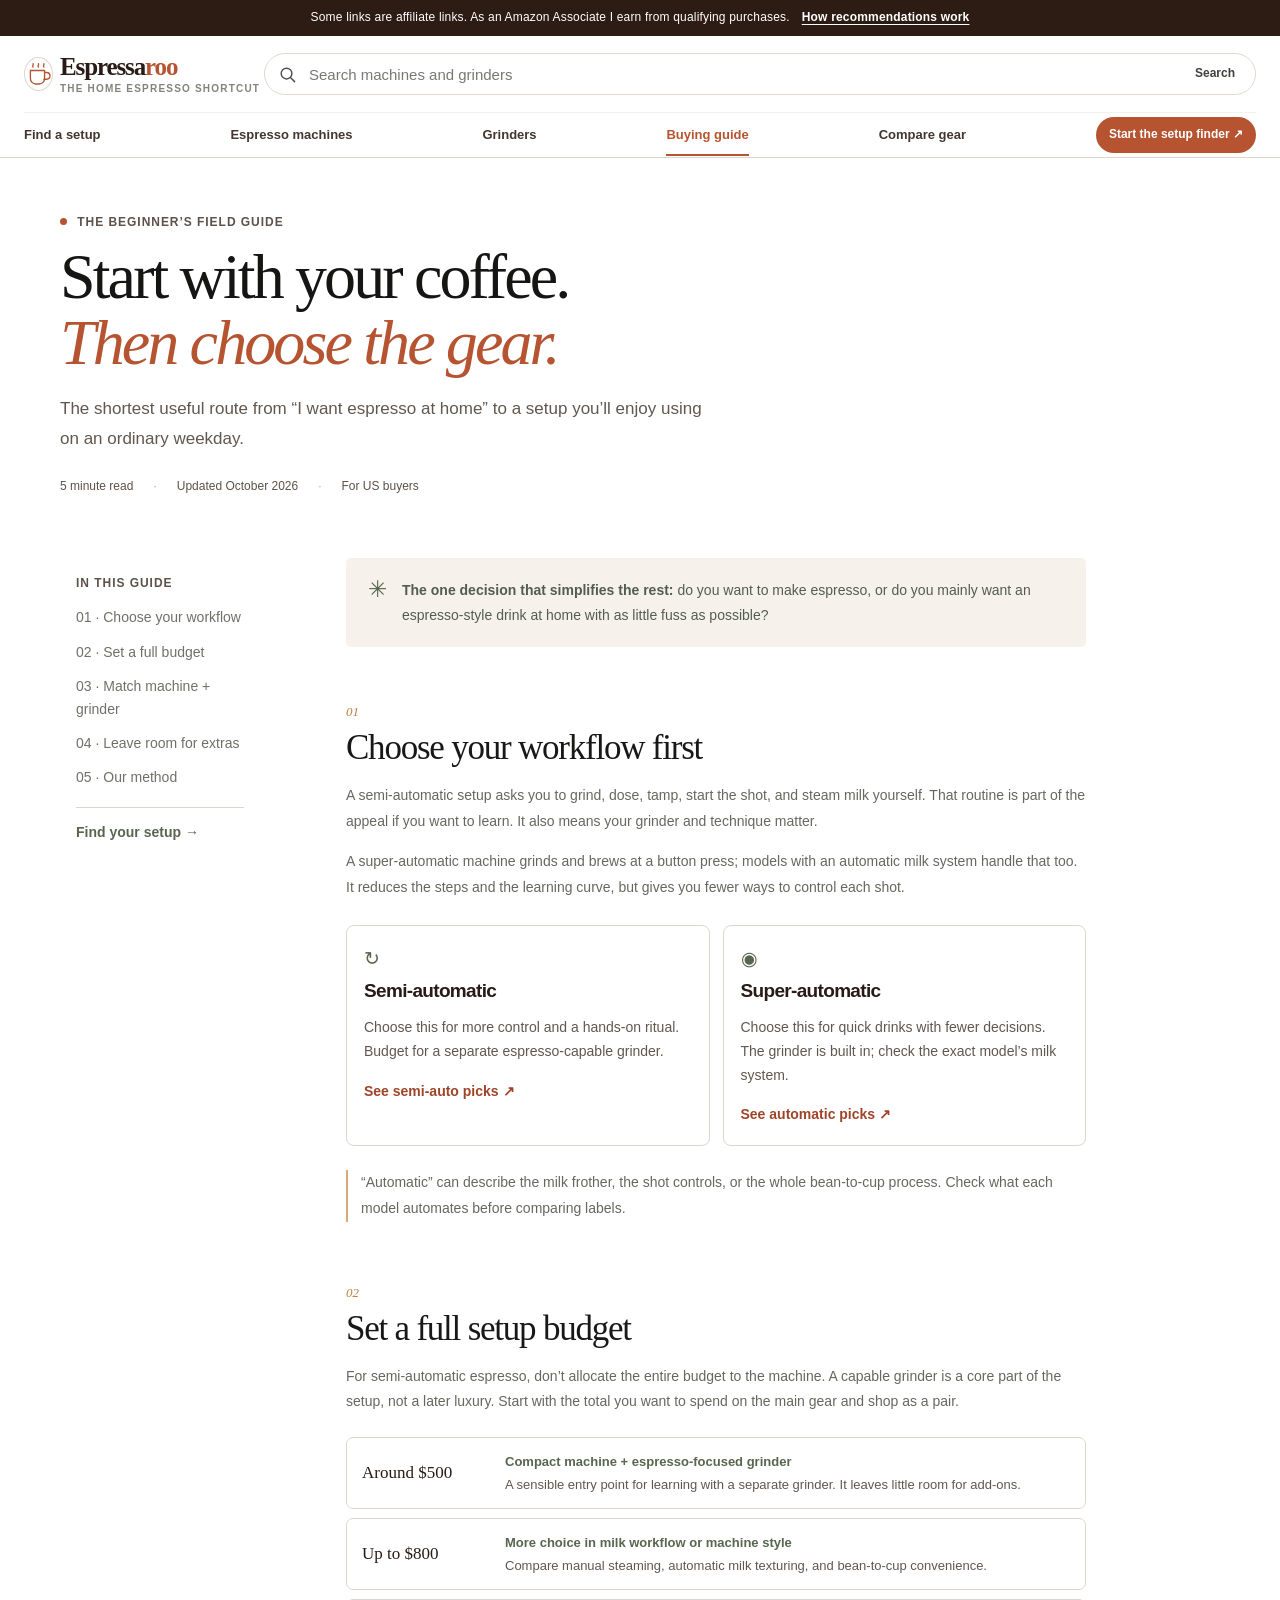
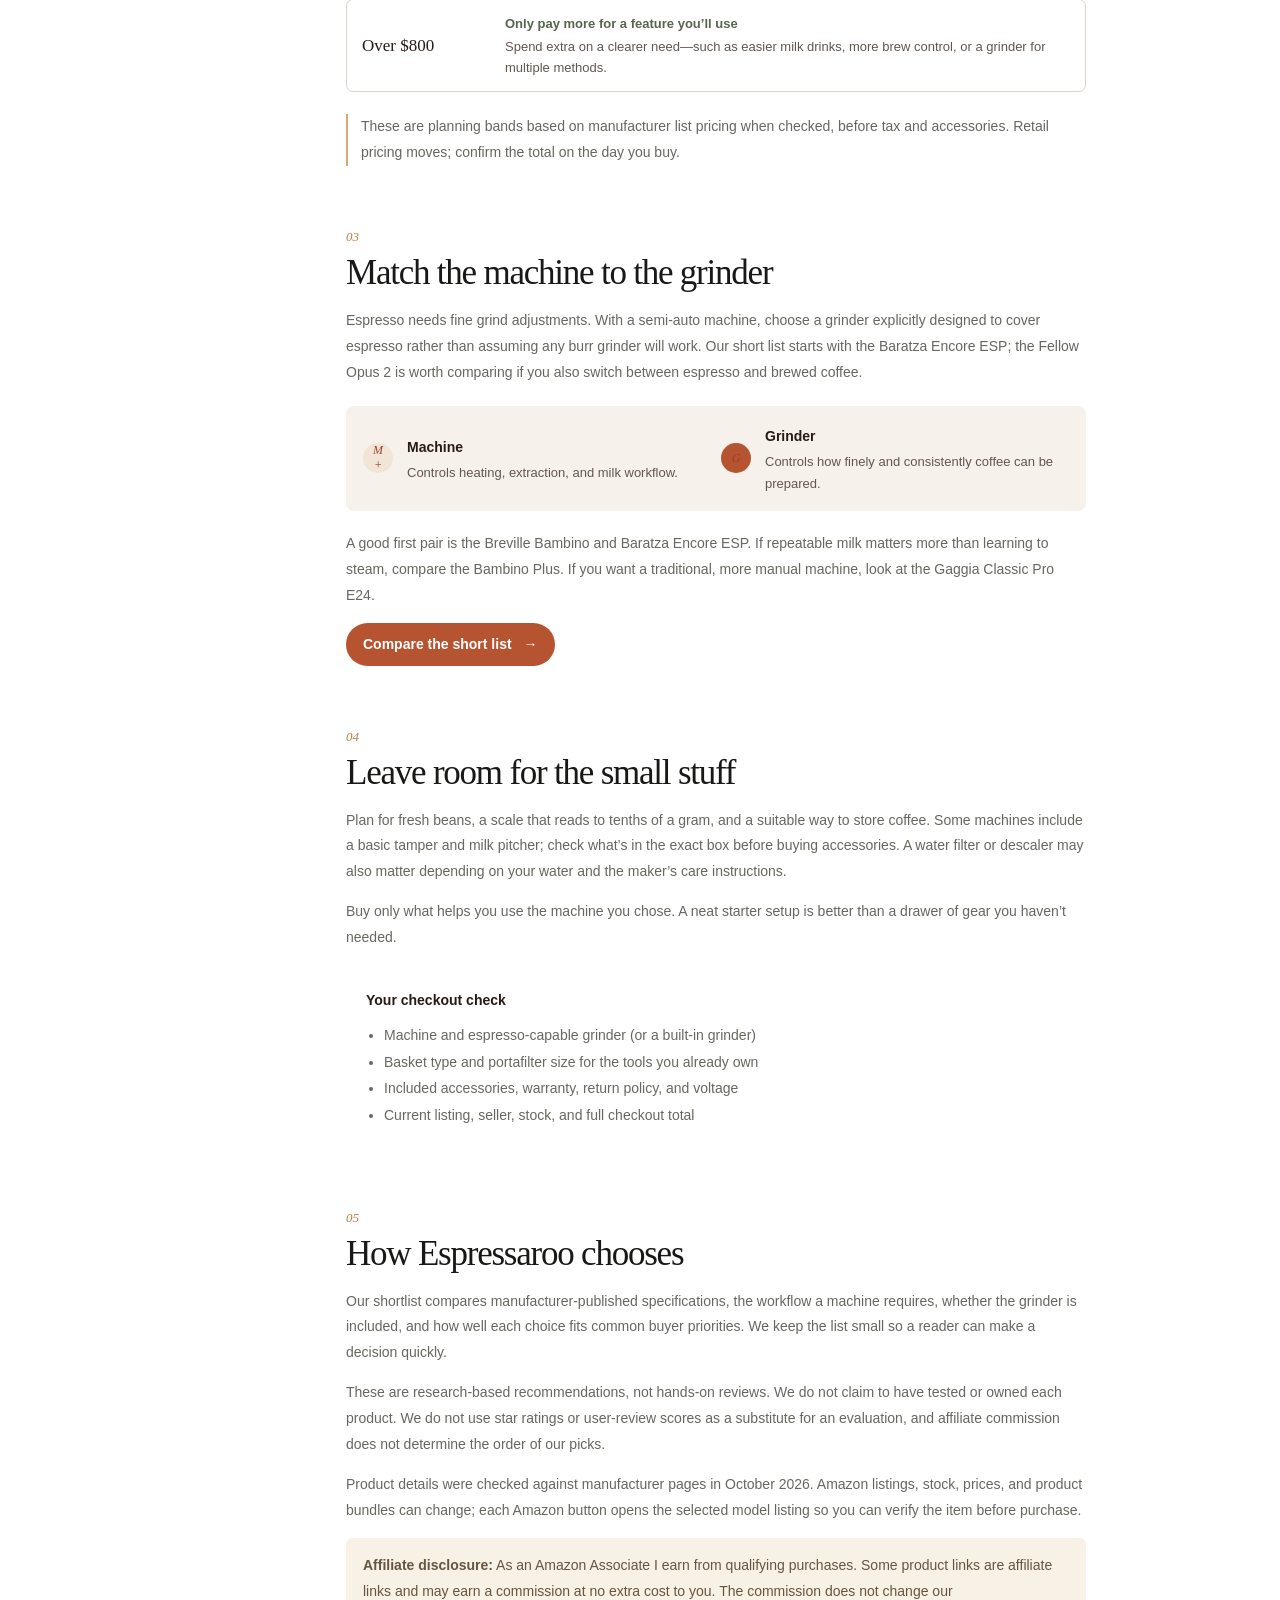
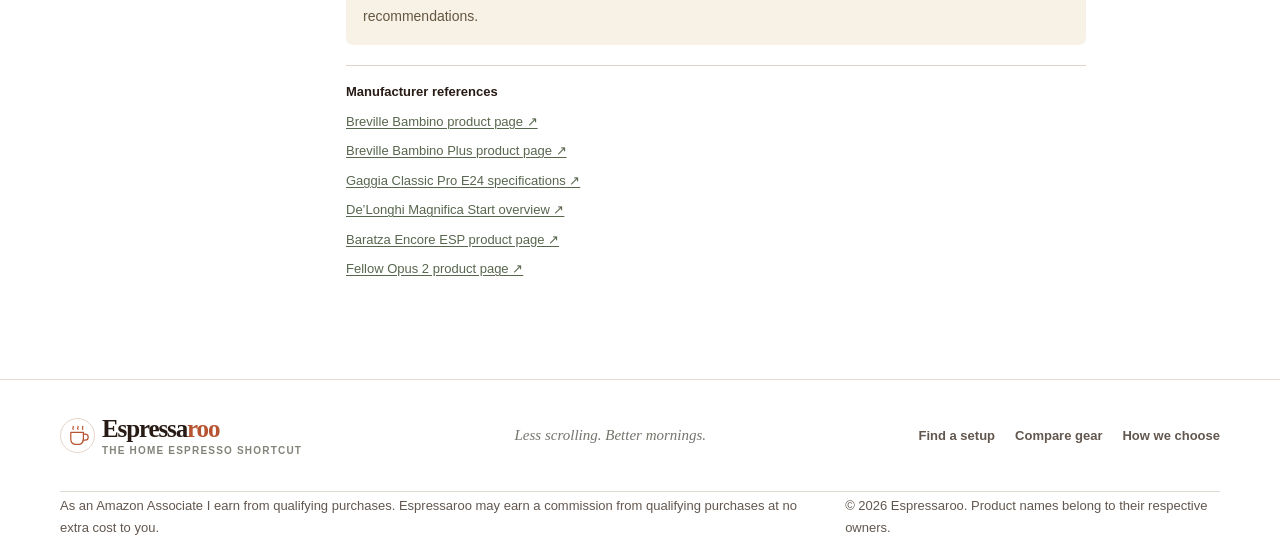
<file: guides.html>
<!doctype html>
<html lang="en-US">
<head>
  <meta charset="utf-8">
  <meta name="viewport" content="width=device-width, initial-scale=1">
  <title>Start here: build your first espresso setup — Espressaroo</title>
  <meta name="description" content="A practical beginner guide to choosing a home espresso machine and grinder, setting a realistic budget, and deciding between semi-automatic and one-touch coffee.">
  <meta name="theme-color" content="#ffffff">
  <!-- Google tag (gtag.js) -->
  <script async src="https://www.googletagmanager.com/gtag/js?id=G-TLVL1ZTB8C"></script>
  <script>
    window.dataLayer = window.dataLayer || [];
    function gtag(){dataLayer.push(arguments);}
    gtag('js', new Date());
    gtag('config', 'G-TLVL1ZTB8C');
  </script>
  <link rel="canonical" href="https://espressaroo.com/guides.html">
  <meta property="og:type" content="article"><meta property="og:site_name" content="Espressaroo"><meta property="og:title" content="Start here: build your first espresso setup"><meta property="og:description" content="Machine, grinder, workflow, and budget: a useful first pass without the rabbit hole."><meta property="og:url" content="https://espressaroo.com/guides.html">
  <meta property="og:image" content="https://espressaroo.com/assets/espresso-hero-morning.png"><meta property="og:image:alt" content="Espresso with crema and coffee beans beside a home espresso machine."><meta name="twitter:card" content="summary_large_image"><meta name="twitter:image" content="https://espressaroo.com/assets/espresso-hero-morning.png">
  <link rel="icon" href="favicon.svg" type="image/svg+xml"><link rel="stylesheet" href="styles.css?v=20261002-5"><script src="app.js?v=20261002-5" defer></script>
</head>
<body>
  <a class="skip-link" href="#main">Skip to content</a>
  <div class="disclosure-bar" role="note"><span>Some links are affiliate links. As an Amazon Associate I earn from qualifying purchases.</span><a href="#how-we-choose">How recommendations work</a></div>
  <header class="site-header">
    <div class="header-main">
      <a class="brand" href="index.html" aria-label="Espressaroo home"><span class="brand-mark" aria-hidden="true"><svg viewBox="0 0 40 40"><path d="M8 14h21v12a8 8 0 0 1-8 8h-5a8 8 0 0 1-8-8V14Z"/><path d="M29 17h3a5 5 0 0 1 0 10h-4M12 9c-2-2 1-3 0-5m8 5c-2-2 1-3 0-5m8 5c-2-2 1-3 0-5"/></svg></span><span>Espressa<span class="brand-accent">roo</span><small>THE HOME ESPRESSO SHORTCUT</small></span></a>
      <form class="site-search" action="index.html#finder" method="get" role="search"><label class="sr-only" for="site-search-input">Search espresso machines and grinders</label><svg aria-hidden="true" viewBox="0 0 24 24"><circle cx="10.8" cy="10.8" r="6.8"/><path d="m16 16 5 5"/></svg><input id="site-search-input" name="q" type="search" placeholder="Search machines and grinders"><button type="submit">Search</button></form>
    </div>
    <div class="header-nav-row"><button class="menu-toggle" aria-expanded="false" aria-controls="primary-nav" aria-label="Open site menu" type="button">Menu</button><nav class="primary-nav" id="primary-nav" aria-label="Main navigation"><a href="index.html#finder">Find a setup</a><a href="compare.html#machines">Espresso machines</a><a href="compare.html#grinders">Grinders</a><a class="active" href="guides.html">Buying guide</a><a href="compare.html">Compare gear</a><a class="nav-cta" href="index.html#finder">Start the setup finder <span aria-hidden="true">↗</span></a></nav></div>
  </header>
  <main id="main">
    <section class="inner-hero page-shell"><p class="eyebrow"><span class="eyebrow-dot"></span> The beginner’s field guide</p><h1>Start with your coffee.<br><em>Then choose the gear.</em></h1><p class="hero-lede">The shortest useful route from “I want espresso at home” to a setup you’ll enjoy using on an ordinary weekday.</p><div class="inner-hero-meta"><span>5 minute read</span><span>Updated October 2026</span><span>For US buyers</span></div></section>
    <div class="guide-layout page-shell">
      <aside class="guide-toc"><p class="eyebrow">In this guide</p><a href="#choose">01 · Choose your workflow</a><a href="#budget">02 · Set a full budget</a><a href="#pair">03 · Match machine + grinder</a><a href="#extras">04 · Leave room for extras</a><a href="#how-we-choose">05 · Our method</a><a class="toc-cta" href="index.html#finder">Find your setup <span aria-hidden="true">→</span></a></aside>
      <article class="guide-article">
        <div class="guide-callout"><span class="callout-icon">✳</span><p><b>The one decision that simplifies the rest:</b> do you want to make espresso, or do you mainly want an espresso-style drink at home with as little fuss as possible?</p></div>
        <section id="choose"><span class="article-number">01</span><h2>Choose your workflow first</h2><p>A semi-automatic setup asks you to grind, dose, tamp, start the shot, and steam milk yourself. That routine is part of the appeal if you want to learn. It also means your grinder and technique matter.</p><p>A super-automatic machine grinds and brews at a button press; models with an automatic milk system handle that too. It reduces the steps and the learning curve, but gives you fewer ways to control each shot.</p><div class="workflow-cards"><div><span class="workflow-icon">↻</span><h3>Semi-automatic</h3><p>Choose this for more control and a hands-on ritual. Budget for a separate espresso-capable grinder.</p><a href="compare.html#machines">See semi-auto picks ↗</a></div><div><span class="workflow-icon">◉</span><h3>Super-automatic</h3><p>Choose this for quick drinks with fewer decisions. The grinder is built in; check the exact model’s milk system.</p><a href="compare.html#automatic">See automatic picks ↗</a></div></div><p class="editorial-note">“Automatic” can describe the milk frother, the shot controls, or the whole bean-to-cup process. Check what each model automates before comparing labels.</p></section>
        <section id="budget"><span class="article-number">02</span><h2>Set a full setup budget</h2><p>For semi-automatic espresso, don’t allocate the entire budget to the machine. A capable grinder is a core part of the setup, not a later luxury. Start with the total you want to spend on the main gear and shop as a pair.</p><div class="budget-ladder"><div><strong>Around $500</strong><span>Compact machine + espresso-focused grinder</span><p>A sensible entry point for learning with a separate grinder. It leaves little room for add-ons.</p></div><div><strong>Up to $800</strong><span>More choice in milk workflow or machine style</span><p>Compare manual steaming, automatic milk texturing, and bean-to-cup convenience.</p></div><div><strong>Over $800</strong><span>Only pay more for a feature you’ll use</span><p>Spend extra on a clearer need—such as easier milk drinks, more brew control, or a grinder for multiple methods.</p></div></div><p class="editorial-note">These are planning bands based on manufacturer list pricing when checked, before tax and accessories. Retail pricing moves; confirm the total on the day you buy.</p></section>
        <section id="pair"><span class="article-number">03</span><h2>Match the machine to the grinder</h2><p>Espresso needs fine grind adjustments. With a semi-auto machine, choose a grinder explicitly designed to cover espresso rather than assuming any burr grinder will work. Our short list starts with the Baratza Encore ESP; the Fellow Opus 2 is worth comparing if you also switch between espresso and brewed coffee.</p><div class="pairing-note"><div class="pairing-note-mark">M<br>+</div><div><b>Machine</b><p>Controls heating, extraction, and milk workflow.</p></div><div class="pairing-note-mark">G</div><div><b>Grinder</b><p>Controls how finely and consistently coffee can be prepared.</p></div></div><p>A good first pair is the Breville Bambino and Baratza Encore ESP. If repeatable milk matters more than learning to steam, compare the Bambino Plus. If you want a traditional, more manual machine, look at the Gaggia Classic Pro E24.</p><a class="button button-primary" href="compare.html">Compare the short list <span aria-hidden="true">→</span></a></section>
        <section id="extras"><span class="article-number">04</span><h2>Leave room for the small stuff</h2><p>Plan for fresh beans, a scale that reads to tenths of a gram, and a suitable way to store coffee. Some machines include a basic tamper and milk pitcher; check what’s in the exact box before buying accessories. A water filter or descaler may also matter depending on your water and the maker’s care instructions.</p><p>Buy only what helps you use the machine you chose. A neat starter setup is better than a drawer of gear you haven’t needed.</p><div class="starter-checklist"><b>Your checkout check</b><ul><li>Machine and espresso-capable grinder (or a built-in grinder)</li><li>Basket type and portafilter size for the tools you already own</li><li>Included accessories, warranty, return policy, and voltage</li><li>Current listing, seller, stock, and full checkout total</li></ul></div></section>
        <section id="how-we-choose"><span class="article-number">05</span><h2>How Espressaroo chooses</h2><p>Our shortlist compares manufacturer-published specifications, the workflow a machine requires, whether the grinder is included, and how well each choice fits common buyer priorities. We keep the list small so a reader can make a decision quickly.</p><p>These are research-based recommendations, not hands-on reviews. We do not claim to have tested or owned each product. We do not use star ratings or user-review scores as a substitute for an evaluation, and affiliate commission does not determine the order of our picks.</p><p>Product details were checked against manufacturer pages in October 2026. Amazon listings, stock, prices, and product bundles can change; each Amazon button opens the selected model listing so you can verify the item before purchase.</p><p class="disclosure-callout"><b>Affiliate disclosure:</b> As an Amazon Associate I earn from qualifying purchases. Some product links are affiliate links and may earn a commission at no extra cost to you. The commission does not change our recommendations.</p><div class="source-list"><b>Manufacturer references</b><a href="https://www.breville.com/en-us/product/bes450" target="_blank" rel="noopener">Breville Bambino product page ↗</a><a href="https://www.breville.com/en-us/product/BES500" target="_blank" rel="noopener">Breville Bambino Plus product page ↗</a><a href="https://www.gaggia-na.com/collections/color-industrial-gray/products/gaggia-classic-pro" target="_blank" rel="noopener">Gaggia Classic Pro E24 specifications ↗</a><a href="https://www.delonghi.com/en-us/e/coffee/automatic-coffee-makers/magnifica-start" target="_blank" rel="noopener">De’Longhi Magnifica Start overview ↗</a><a href="https://www.baratza.com/en-us/product/ZCG495" target="_blank" rel="noopener">Baratza Encore ESP product page ↗</a><a href="https://fellowproducts.com/products/opus-2-conical-burr-grinder" target="_blank" rel="noopener">Fellow Opus 2 product page ↗</a></div></section>
      </article>
    </div>
  </main>
  <footer class="site-footer"><div class="page-shell footer-main"><a class="brand footer-brand" href="index.html"><span class="brand-mark" aria-hidden="true"><svg viewBox="0 0 40 40"><path d="M8 14h21v12a8 8 0 0 1-8 8h-5a8 8 0 0 1-8-8V14Z"/><path d="M29 17h3a5 5 0 0 1 0 10h-4M12 9c-2-2 1-3 0-5m8 5c-2-2 1-3 0-5m8 5c-2-2 1-3 0-5"/></svg></span><span>Espressa<span class="brand-accent">roo</span><small>THE HOME ESPRESSO SHORTCUT</small></span></a><p>Less scrolling. Better mornings.</p><nav aria-label="Footer"><a href="index.html#finder">Find a setup</a><a href="compare.html">Compare gear</a><a href="#how-we-choose">How we choose</a></nav></div><div class="page-shell footer-bottom"><p>As an Amazon Associate I earn from qualifying purchases. Espressaroo may earn a commission from qualifying purchases at no extra cost to you.</p><p>© <span class="current-year">2026</span> Espressaroo. Product names belong to their respective owners.</p></div></footer>
</body>
</html>
</file>
<file: styles.css>
:root{
  --ink:#242821;
  --muted:#6f7168;
  --cream:#f6f2e9;
  --paper:#fffdf8;
  --line:#e6e0d5;
  --green:#2f5d48;
  --green-dark:#234636;
  --green-pale:#e5eee7;
  --amber:#c68539;
  --serif:Georgia,'Times New Roman',serif;
  --sans:system-ui,-apple-system,BlinkMacSystemFont,'Segoe UI',Arial,sans-serif;
  --shell:1160px
}

*{
  box-sizing:border-box
}
html{
  scroll-behavior:smooth;
  scroll-padding-top:90px
}
body{
  margin:0;
  background:var(--paper);
  color:var(--ink);
  font-family:var(--sans);
  font-size:16px;
  line-height:1.6;
  -webkit-font-smoothing:antialiased
}
a{
  color:inherit;
  text-decoration:none
}
a:hover{
  color:var(--green)
}
button,select{
  font:inherit
}
.page-shell{
  width:min(var(--shell),calc(100% - 48px));
  margin-inline:auto
}
.skip-link{
  position:absolute;
  top:-60px;
  left:12px;
  background:var(--ink);
  color:#fff;
  padding:10px 14px;
  z-index:100
}
.skip-link:focus{
  top:12px
}
.disclosure-bar{
  min-height:36px;
  padding:6px 24px;
  background:#243d31;
  color:#f6f2e9;
  display:flex;
  justify-content:center;
  align-items:center;
  gap:12px;
  text-align:center;
  font-size:11px;
  letter-spacing:.015em
}
.disclosure-bar a{
  font-weight:700;
  text-decoration:underline;
  text-underline-offset:3px
}
.site-header{
  width:min(1280px,calc(100% - 48px));
  height:82px;
  margin:auto;
  display:flex;
  align-items:center;
  justify-content:space-between;
  gap:30px
}
.brand{
  display:inline-flex;
  align-items:center;
  gap:10px;
  font-family:var(--serif);
  font-size:25px;
  line-height:1;
  color:var(--ink);
  white-space:nowrap
}
.brand-mark{
  width:41px;
  height:41px;
  display:grid;
  place-items:center;
  border-radius:13px;
  background:#e9efe9
}
.brand-mark svg{
  width:28px;
  fill:none;
  stroke:var(--green);
  stroke-width:2;
  stroke-linecap:round;
  stroke-linejoin:round
}
.brand-accent{
  color:var(--green)
}
.brand small{
  display:block;
  margin-top:5px;
  font:700 8px var(--sans);
  letter-spacing:.12em;
  color:#82847a
}
.primary-nav{
  display:flex;
  align-items:center;
  gap:32px;
  font-size:13px;
  font-weight:600;
  color:#686b62
}
.primary-nav>a:not(.nav-cta){
  padding:7px 0
}
.primary-nav>a.active{
  color:var(--green);
  box-shadow:inset 0 -2px var(--green)
}
.primary-nav .nav-cta{
  padding:11px 16px;
  border-radius:8px;
  background:var(--green);
  color:white
}
.primary-nav .nav-cta:hover,.button-primary:hover{
  background:var(--green-dark);
  color:#fff
}
.menu-toggle{
  display:none;
  border:1px solid var(--line);
  background:transparent;
  border-radius:7px;
  padding:8px 12px;
  color:var(--ink)
}

.hero{
  min-height:550px;
  display:grid;
  grid-template-columns:1fr .88fr;
  align-items:center;
  gap:64px;
  padding-top:52px;
  padding-bottom:56px
}
.hero-copy{
  max-width:560px
}
.eyebrow{
  margin:0 0 13px;
  color:var(--green);
  font-weight:700;
  font-size:10px;
  letter-spacing:.14em;
  text-transform:uppercase
}
.eyebrow-dot{
  display:inline-block;
  width:7px;
  height:7px;
  border-radius:50%;
  background:#d59348;
  vertical-align:1px;
  margin-right:6px
}
.hero h1,.inner-hero h1{
  font:400 clamp(42px,5.3vw,70px)/1.06 var(--serif);
  letter-spacing:-.035em;
  margin:0 0 21px;
  max-width:670px
}
.hero h1 em,.section-heading h2 em,.process-layout h2 em,.comparison-bottom h2 em,.inner-hero h1 em{
  color:var(--green);
  font-weight:400
}
.hero-lede{
  max-width:485px;
  color:var(--muted);
  font-size:16px;
  line-height:1.8;
  margin:0
}
.hero-actions{
  display:flex;
  align-items:center;
  gap:25px;
  margin-top:29px
}
.button{
  display:inline-flex;
  align-items:center;
  justify-content:center;
  gap:12px;
  border:0;
  border-radius:8px;
  font-size:13px;
  font-weight:700;
  line-height:1.2;
  transition:transform .16s ease,background .16s ease
}
.button:hover{
  transform:translateY(-1px)
}
.button-primary{
  padding:15px 20px;
  background:var(--green);
  color:#fff;
  box-shadow:0 7px 18px #31594320
}
.text-link{
  font-size:13px;
  font-weight:700;
  color:var(--green)
}
.text-link span{
  margin-left:5px
}
.hero-proof{
  display:flex;
  align-items:center;
  gap:13px;
  margin-top:43px;
  color:#76786e;
  font-size:11px;
  line-height:1.4
}
.avatar-stack{
  display:flex;
  padding-left:4px
}
.avatar-stack i{
  width:25px;
  height:25px;
  border:2px solid var(--paper);
  border-radius:50%;
  margin-left:-4px;
  display:grid;
  place-items:center;
  background:#e2c3a0;
  color:#5a4b3f;
  font-style:normal;
  font-size:7px;
  font-weight:700
}
.avatar-stack i:nth-child(2){
  background:#d7e0cb
}
.avatar-stack i:nth-child(3){
  background:#e6cfbd
}

.hero-art{
  height:410px;
  position:relative;
  background:#e8eee4;
  border-radius:48% 52% 45% 55%/48% 44% 56% 52%;
  overflow:hidden;
  isolation:isolate
}
.hero-art:before{
  content:"";
  position:absolute;
  inset:24px;
  border:1px solid #ffffff9c;
  border-radius:50%;
  z-index:-1
}
.art-sun{
  position:absolute;
  top:34px;
  right:62px;
  width:87px;
  height:87px;
  border-radius:50%;
  background:#e8bb7f
}
.machine-illustration{
  position:absolute;
  width:184px;
  height:245px;
  left:22%;
  top:105px;
  filter:drop-shadow(12px 13px 5px #334b3420)
}
.machine-top{
  position:absolute;
  left:15px;
  top:0;
  width:151px;
  height:39px;
  border-radius:20px 20px 5px 5px;
  background:#282e2a
}
.machine-body{
  position:absolute;
  top:27px;
  left:0;
  width:181px;
  height:184px;
  background:linear-gradient(95deg,#b4b5a6,#e1e0d4 22%,#a5a99e 53%,#dbd8c9 100%);
  border-radius:9px 9px 6px 6px;
  box-shadow:inset 0 2px #fff8
}
.machine-light{
  position:absolute;
  top:17px;
  left:55px;
  width:9px;
  height:9px;
  background:#db9b46;
  border-radius:50%;
  box-shadow:0 0 8px #db9b46
}
.machine-dial{
  position:absolute;
  top:34px;
  left:76px;
  width:31px;
  height:31px;
  border:4px solid #777c72;
  border-radius:50%;
  background:#343a34
}
.machine-button{
  position:absolute;
  top:45px;
  left:27px;
  width:11px;
  height:11px;
  border-radius:50%;
  background:#536d5e;
  box-shadow:0 0 0 3px #d0d0c3
}
.machine-portafilter{
  position:absolute;
  top:98px;
  left:48px;
  width:83px;
  height:10px;
  background:#313733;
  border-radius:2px
}
.machine-portafilter:after{
  content:"";
  position:absolute;
  width:8px;
  height:57px;
  background:#262d28;
  left:75px;
  top:1px;
  transform:rotate(-5deg);
  transform-origin:top
}
.machine-tray{
  position:absolute;
  bottom:0;
  left:24px;
  width:133px;
  height:15px;
  border-radius:1px 1px 7px 7px;
  background:#747b71;
  box-shadow:inset 0 4px #92968b
}
.machine-leg{
  position:absolute;
  top:209px;
  width:10px;
  height:14px;
  background:#333933
}
.machine-leg.left{
  left:17px
}
.machine-leg.right{
  right:17px
}
.grinder-illustration{
  position:absolute;
  width:102px;
  height:176px;
  left:65%;
  top:153px;
  filter:drop-shadow(8px 10px 4px #334b3420)
}
.grinder-hopper{
  position:absolute;
  width:71px;
  height:46px;
  top:0;
  left:15px;
  background:#6c7c6e;
  clip-path:polygon(8% 0,92% 0,79% 100%,21% 100%);
  border-radius:8px
}
.grinder-body{
  position:absolute;
  top:40px;
  left:4px;
  width:94px;
  height:104px;
  border-radius:13px 13px 8px 8px;
  background:linear-gradient(90deg,#303b32,#566b59 47%,#344639);
  border:2px solid #70816f
}
.grinder-body span{
  position:absolute;
  top:16px;
  left:30px;
  width:29px;
  height:29px;
  border:2px solid #b0b8a8;
  border-radius:50%
}
.grinder-body i{
  position:absolute;
  bottom:9px;
  left:23px;
  width:48px;
  height:25px;
  border-radius:5px;
  background:#222a24
}
.grinder-base{
  position:absolute;
  bottom:0;
  left:10px;
  width:83px;
  height:31px;
  background:#c0bba7;
  border-radius:5px 5px 10px 10px
}
.art-label{
  position:absolute;
  padding:6px 10px;
  border-radius:20px;
  background:#fffdf0;
  color:#585e50;
  font-size:8px;
  font-weight:700;
  letter-spacing:.12em;
  box-shadow:0 5px 16px #283a2415
}
.label-machine{
  left:7%;
  top:94px
}
.label-grinder{
  right:4%;
  bottom:87px
}
.label-dot{
  display:inline-block;
  width:6px;
  height:6px;
  margin-right:5px;
  background:#cb8b42;
  border-radius:50%;
  vertical-align:1px
}
.art-note{
  position:absolute;
  left:7%;
  bottom:46px;
  display:flex;
  align-items:center;
  gap:8px;
  color:#465349;
  font:italic 13px/1.25 var(--serif);
  transform:rotate(-5deg)
}
.note-star{
  font:22px var(--sans);
  color:#bd8244
}
.art-bean{
  position:absolute;
  width:13px;
  height:21px;
  border-radius:50%;
  background:#826045;
  transform:rotate(37deg)
}
.art-bean:after{
  content:"";
  position:absolute;
  width:1px;
  height:14px;
  top:4px;
  left:6px;
  background:#d2ad85;
  transform:rotate(20deg)
}
.bean-one{
  left:40%;
  bottom:50px
}
.bean-two{
  left:48%;
  bottom:63px;
  transform:rotate(-20deg) scale(.75)
}
.bean-three{
  right:12%;
  top:84px;
  transform:rotate(-45deg) scale(.68)
}

.trust-strip{
  height:74px;
  margin-top:0;
  margin-bottom:47px;
  padding:0 25px;
  display:flex;
  align-items:center;
  justify-content:space-between;
  border-top:1px solid var(--line);
  border-bottom:1px solid var(--line);
  color:#676b61;
  font-size:12px
}
.trust-strip>div{
  display:flex;
  align-items:center;
  gap:10px
}
.trust-icon{
  color:var(--green);
  font-size:20px
}
.finder-section{
  padding:82px 0 86px;
  background:#f7f5ef
}
.section-heading{
  display:flex;
  justify-content:space-between;
  align-items:end;
  gap:30px;
  margin-bottom:30px
}
.section-heading h2{
  font:400 clamp(31px,3.2vw,43px)/1.15 var(--serif);
  letter-spacing:-.025em;
  margin:0
}
.section-heading>p{
  max-width:350px;
  margin:0 0 4px;
  color:var(--muted);
  font-size:13px;
  line-height:1.7
}
.finder-panel{
  padding:20px 23px 12px;
  background:#fffdf8;
  border:1px solid #e9e3d8;
  border-radius:13px;
  box-shadow:0 9px 30px #313a2b0b
}
.finder-controls{
  display:grid;
  grid-template-columns:1fr 1.28fr 1.3fr auto;
  gap:17px;
  align-items:end
}
.field{
  display:flex;
  flex-direction:column;
  min-width:0
}
.field-number{
  color:var(--amber);
  font-size:9px;
  font-weight:700;
  letter-spacing:.13em
}
.field-label{
  margin:2px 0 10px;
  font-size:12px;
  font-weight:700
}
.field select{
  width:100%;
  height:44px;
  padding:0 35px 0 12px;
  color:#464940;
  background:#fbfaf5;
  border:1px solid #e6e2d7;
  border-radius:7px;
  font-size:11px
}
.field select:focus-visible,.button:focus-visible,a:focus-visible,summary:focus-visible,.menu-toggle:focus-visible{
  outline:3px solid #d7964a;
  outline-offset:3px
}
.finder-submit{
  min-height:44px;
  padding:12px 14px;
  white-space:nowrap
}
.budget-note{
  margin:11px 2px 0;
  color:#808175;
  font-size:10px
}
.budget-note span{
  color:var(--green);
  font-weight:700;
  margin-right:4px
}
.results-topline{
  display:flex;
  justify-content:space-between;
  align-items:center;
  margin:27px 1px 14px
}
.results-topline p{
  margin:0;
  font:400 22px var(--serif)
}
.results-count{
  color:#787a71;
  font-size:10px;
  font-weight:600
}
.results-grid{
  display:grid;
  grid-template-columns:repeat(2,minmax(0,1fr));
  gap:16px
}
.setup-card{
  min-width:0;
  padding:21px 22px 19px;
  border:1px solid var(--line);
  border-radius:12px;
  background:var(--paper);
  display:flex;
  flex-direction:column;
  align-items:flex-start;
  transition:box-shadow .2s ease,transform .2s ease
}
.setup-card:hover{
  box-shadow:0 12px 30px #262c2311;
  transform:translateY(-2px)
}
.featured-card{
  border-color:#ccd9cd;
  box-shadow:inset 0 3px var(--green)
}
.card-topline{
  display:flex;
  justify-content:space-between;
  align-items:center;
  width:100%;
  margin-bottom:13px
}
.pill{
  display:inline-flex;
  align-items:center;
  padding:5px 8px;
  border-radius:4px;
  font-size:8px;
  font-weight:700;
  letter-spacing:.1em
}
.pill-green{
  background:#e6efe7;
  color:#3d6a4a
}
.pill-amber{
  background:#f8ecdd;
  color:#9b6426
}
.pill-blue{
  background:#e5edf0;
  color:#527484
}
.pill-rose{
  background:#f3e6df;
  color:#91614c
}
.card-index,.grinder-index{
  font:italic 14px var(--serif);
  color:#a9a79c
}
.setup-card h3,.grinder-card h3{
  margin:0 0 8px;
  font:400 22px/1.2 var(--serif)
}
.card-intro{
  min-height:47px;
  margin:0;
  color:var(--muted);
  font-size:11px;
  line-height:1.65
}
.pairing{
  display:flex;
  align-items:center;
  gap:13px;
  width:100%;
  margin-top:17px;
  padding:13px;
  border:1px solid #eee9df;
  border-radius:8px;
  background:#fbfaf6
}
.pairing>div{
  min-width:0;
  flex:1
}
.pair-label{
  display:block;
  margin-bottom:4px;
  color:#8a897e;
  font-size:8px;
  font-weight:700;
  letter-spacing:.13em
}
.pairing strong{
  display:block;
  font-size:11px;
  line-height:1.4
}
.pairing small{
  display:block;
  margin-top:3px;
  color:var(--muted);
  font-size:9px;
  line-height:1.4
}
.pair-plus{
  color:#b5b3a9;
  font-size:19px
}
.single-pair{
  min-height:75px
}
.card-verdict{
  display:flex;
  align-items:flex-start;
  gap:9px;
  margin:13px 0 16px
}
.verdict-icon{
  width:20px;
  height:20px;
  flex:0 0 20px;
  border-radius:50%;
  background:#e7efe7;
  display:grid;
  place-items:center;
  color:var(--green);
  font-size:12px
}
.card-verdict p{
  margin:0;
  color:#696d63;
  font-size:10px;
  line-height:1.6
}
.card-verdict b{
  color:var(--ink)
}
.button-card{
  width:100%;
  min-height:40px;
  padding:10px 12px;
  background:var(--green);
  color:white;
  font-size:10px
}
.button-card:hover{
  background:var(--green-dark);
  color:white
}
.button-card>span{
  font-size:9px;
  font-weight:400;
  opacity:.8
}
.secondary-card-link{
  margin-top:9px;
  color:var(--green);
  font-size:10px;
  font-weight:700
}
.last-checked{
  margin:15px 0 0;
  color:#85857a;
  font-size:9px;
  text-align:right
}
.no-script-note{
  font-size:13px;
  color:var(--muted)
}
.no-script-note a{
  text-decoration:underline
}
.empty-results{
  grid-column:1/-1;
  padding:25px;
  border:1px solid var(--line);
  border-radius:10px;
  background:var(--paper)
}
.empty-results p{
  margin:0 0 8px;
  color:var(--muted);
  font-size:12px
}

.decision-section{
  padding-top:93px;
  padding-bottom:96px
}
.decision-section .section-heading{
  align-items:center;
  margin-bottom:27px
}
.decision-grid{
  display:grid;
  grid-template-columns:1fr 1fr .8fr;
  gap:15px
}
.decision-card{
  min-height:250px;
  padding:22px 23px;
  border:1px solid var(--line);
  border-radius:12px;
  background:#faf8f2
}
.semi-card{
  background:#edf2e9
}
.auto-card{
  background:#f6efe3
}
.decision-symbol{
  width:33px;
  height:33px;
  display:grid;
  place-items:center;
  margin-bottom:17px;
  border-radius:10px;
  background:#fff9ed;
  color:var(--green);
  font-size:19px
}
.decision-card .eyebrow{
  margin-bottom:6px
}
.decision-card h3,.decision-aside h3{
  margin:0 0 9px;
  font:400 24px var(--serif)
}
.decision-card>p:not(.eyebrow),.decision-aside>p:not(.eyebrow){
  margin:0;
  color:#6e7067;
  font-size:11px;
  line-height:1.7
}
.decision-card>a{
  display:inline-block;
  margin-top:17px;
  color:var(--green);
  font-size:11px;
  font-weight:700
}
.decision-aside{
  position:relative;
  padding:21px 15px 20px 23px;
  border-left:1px solid var(--line);
  overflow:hidden
}
.aside-orbit{
  position:absolute;
  top:13px;
  right:15px;
  width:41px;
  height:41px;
  border:1px solid #d9ded1;
  border-radius:50%;
  display:grid;
  place-items:center;
  color:var(--green);
  font:22px var(--serif)
}
.decision-aside .text-link{
  display:inline-block;
  margin-top:15px;
  font-size:11px
}
.process-section{
  background:#284a39;
  color:#fff;
  padding:80px 0 82px
}
.process-layout{
  display:grid;
  grid-template-columns:.85fr 1.15fr;
  gap:95px;
  align-items:center
}
.process-layout .eyebrow{
  color:#c4d6c0
}
.process-layout h2,.comparison-bottom h2{
  margin:0;
  font:400 clamp(34px,4vw,49px)/1.12 var(--serif);
  letter-spacing:-.025em
}
.process-layout h2 em{
  color:#c6d9c6
}
.process-layout>div:first-child>p:not(.eyebrow){
  max-width:360px;
  margin:18px 0 23px;
  color:#d0dbd1;
  font-size:13px;
  line-height:1.8
}
.button-light{
  padding:14px 17px;
  background:#f7f3e9;
  color:var(--green);
  font-size:11px
}
.button-light:hover{
  background:white;
  color:var(--green-dark)
}
.process-steps{
  display:grid;
  gap:20px
}
.process-step{
  display:grid;
  grid-template-columns:39px 1fr;
  gap:13px;
  align-items:start;
  padding-bottom:16px;
  border-bottom:1px solid #ffffff2b
}
.process-step:last-child{
  border:0;
  padding:0
}
.process-step>span{
  color:#d8bb8e;
  font:italic 15px var(--serif)
}
.process-step h3{
  margin:0 0 3px;
  font:400 18px var(--serif)
}
.process-step p{
  margin:0;
  color:#cfdbd1;
  font-size:11px;
  line-height:1.6
}
.faq-section{
  padding-top:88px;
  padding-bottom:100px
}
.faq-section .section-heading{
  margin-bottom:22px
}
.faq-list{
  border-top:1px solid var(--line)
}
.faq-list details{
  border-bottom:1px solid var(--line)
}
.faq-list summary{
  position:relative;
  padding:19px 36px 19px 2px;
  cursor:pointer;
  list-style:none;
  font:400 18px var(--serif)
}
.faq-list summary::-webkit-details-marker{
  display:none
}
.faq-list summary:after{
  content:"+";
  position:absolute;
  right:5px;
  top:15px;
  color:var(--green);
  font:20px var(--sans)
}
.faq-list details[open] summary:after{
  content:"−"
}
.faq-list details p{
  max-width:760px;
  margin:0 0 19px;
  color:var(--muted);
  font-size:12px;
  line-height:1.8
}
.faq-list details p a{
  text-decoration:underline;
  text-underline-offset:3px;
  color:var(--green)
}

.site-footer{
  background:#f0ede5
}
.footer-main{
  min-height:111px;
  display:flex;
  justify-content:space-between;
  align-items:center;
  gap:25px
}
.footer-brand{
  font-size:20px
}
.footer-brand .brand-mark{
  width:35px;
  height:35px
}
.footer-brand .brand-mark svg{
  width:24px
}
.footer-brand small{
  font-size:7px
}
.footer-main>p{
  margin:0;
  color:#74756d;
  font:italic 15px var(--serif)
}
.footer-main nav{
  display:flex;
  gap:20px;
  font-size:10px;
  font-weight:600;
  color:#64675f
}
.footer-bottom{
  border-top:1px solid #dedad0;
  min-height:50px;
  display:flex;
  align-items:center;
  justify-content:space-between;
  gap:20px;
  color:#85857c;
  font-size:9px
}
.footer-bottom p{
  margin:0
}

.inner-hero{
  padding-top:73px;
  padding-bottom:50px
}
.inner-hero h1{
  font-size:clamp(42px,5vw,62px);
  margin-bottom:17px
}
.inner-hero .hero-lede{
  max-width:650px
}
.inner-hero-meta{
  display:flex;
  gap:20px;
  margin-top:24px;
  color:#777970;
  font-size:10px
}
.inner-hero-meta span+span:before{
  content:"·";
  padding-right:20px;
  color:#b3aa99
}
.guide-layout{
  display:grid;
  grid-template-columns:200px minmax(0,740px);
  gap:86px;
  padding-top:26px;
  padding-bottom:100px;
  align-items:start
}
.guide-toc{
  position:sticky;
  top:25px;
  padding:17px 16px 18px;
  border-radius:9px;
  background:#f7f5ef;
  display:grid;
  gap:11px
}
.guide-toc .eyebrow{
  margin-bottom:3px
}
.guide-toc>a:not(.toc-cta){
  font-size:10px;
  color:#6f7168
}
.guide-toc>a:hover{
  color:var(--green)
}
.guide-toc .toc-cta{
  margin-top:7px;
  padding-top:13px;
  border-top:1px solid var(--line);
  color:var(--green);
  font-size:10px;
  font-weight:700
}
.guide-article{
  min-width:0
}
.guide-article section{
  position:relative;
  padding-top:7px;
  margin-bottom:56px;
  scroll-margin-top:30px
}
.guide-article section:last-child{
  margin-bottom:0
}
.guide-callout{
  display:flex;
  gap:15px;
  align-items:flex-start;
  padding:20px 22px;
  margin-bottom:50px;
  background:#edf2e9;
  border-radius:9px
}
.callout-icon{
  color:var(--green);
  font-size:23px;
  line-height:1
}
.guide-callout p{
  margin:0;
  color:#525d51;
  font-size:12px;
  line-height:1.75
}
.article-number{
  display:block;
  margin-bottom:7px;
  color:#ba8041;
  font:italic 13px var(--serif)
}
.guide-article h2{
  margin:0 0 14px;
  font:400 31px/1.2 var(--serif);
  letter-spacing:-.02em
}
.guide-article section>p{
  margin:0 0 14px;
  color:#65685f;
  font-size:12px;
  line-height:1.85
}
.workflow-cards{
  display:grid;
  grid-template-columns:1fr 1fr;
  gap:13px;
  margin:24px 0
}
.workflow-cards>div{
  padding:17px;
  border:1px solid var(--line);
  border-radius:8px;
  background:#fdfbf6
}
.workflow-icon{
  color:var(--green);
  font-size:19px
}
.workflow-cards h3{
  margin:6px 0;
  font:400 19px var(--serif)
}
.workflow-cards p,.workflow-cards a{
  font-size:10px;
  line-height:1.7
}
.workflow-cards p{
  color:var(--muted)
}
.workflow-cards a{
  font-weight:700;
  color:var(--green)
}
.editorial-note{
  padding-left:13px;
  border-left:2px solid #d7aa73;
  font-size:10px!important
}
.budget-ladder{
  display:grid;
  gap:9px;
  margin:22px 0
}
.budget-ladder>div{
  display:grid;
  grid-template-columns:130px 1fr;
  grid-template-rows:auto auto;
  gap:1px 13px;
  padding:13px 15px;
  border:1px solid var(--line);
  border-radius:7px;
  background:#fdfbf6
}
.budget-ladder strong{
  grid-row:1/3;
  align-self:center;
  font:400 17px var(--serif)
}
.budget-ladder span{
  font-size:10px;
  font-weight:700;
  color:var(--green)
}
.budget-ladder p{
  margin:0;
  color:var(--muted);
  font-size:10px
}
.pairing-note{
  display:grid;
  grid-template-columns:34px 1fr 34px 1fr;
  gap:10px;
  align-items:center;
  margin:20px 0;
  padding:17px;
  background:#f6f4ed;
  border-radius:8px
}
.pairing-note-mark{
  width:30px;
  height:30px;
  display:grid;
  place-items:center;
  border-radius:50%;
  background:var(--green);
  color:white;
  font:italic 12px var(--serif);
  text-align:center
}
.pairing-note>div:nth-child(3){
  background:#cb9454
}
.pairing-note b{
  font-size:11px
}
.pairing-note p{
  margin:2px 0 0;
  color:var(--muted);
  font-size:9px
}
.starter-checklist{
  margin-top:20px;
  padding:18px 20px;
  background:#f7f5ef;
  border-radius:8px;
  font-size:11px
}
.starter-checklist ul{
  padding-left:18px;
  margin:10px 0 0;
  color:#66695f;
  font-size:10px;
  line-height:1.9
}
.disclosure-callout{
  padding:15px 17px;
  background:#f8f1e6;
  border-radius:7px;
  color:#645641!important
}
.source-list{
  display:flex;
  flex-direction:column;
  gap:8px;
  margin-top:20px;
  padding-top:15px;
  border-top:1px solid var(--line);
  font-size:10px
}
.source-list a{
  color:var(--green);
  text-decoration:underline;
  text-underline-offset:2px
}

.compare-hero{
  padding-bottom:54px
}
.comparison-section{
  padding-top:44px;
  padding-bottom:56px
}
.comparison-section .section-heading{
  align-items:end
}
.comparison-section .section-heading>p{
  max-width:340px
}
.comparison-table-wrap{
  overflow-x:auto;
  border:1px solid var(--line);
  border-radius:9px;
  background:#fffdf9
}
.comparison-table{
  width:100%;
  min-width:900px;
  border-collapse:collapse;
  text-align:left
}
.comparison-table th,.comparison-table td{
  padding:15px 13px;
  border-bottom:1px solid var(--line);
  vertical-align:top;
  font-size:10px;
  line-height:1.65
}
.comparison-table thead th{
  background:#f1f1e9;
  color:#687061;
  font-size:8px;
  letter-spacing:.1em;
  text-transform:uppercase
}
.comparison-table tbody tr:last-child th,.comparison-table tbody tr:last-child td{
  border-bottom:0
}
.comparison-table tbody th{
  min-width:142px;
  font-weight:400
}
.table-product{
  display:block;
  font:400 16px/1.25 var(--serif);
  color:var(--ink)
}
.table-sub{
  display:block;
  margin-top:4px;
  color:#89897f;
  font-size:9px
}
.table-link{
  display:inline-block;
  min-width:98px;
  color:var(--green);
  font-size:10px;
  font-weight:700
}
.table-link small{
  display:block;
  color:#88897f;
  font-size:8px;
  font-weight:400
}
.table-footnote{
  margin:12px 0 0;
  color:#85857c;
  font-size:9px;
  line-height:1.7
}
.comparison-tint{
  padding:57px 0 60px;
  background:#f6f4ed
}
.auto-compare-card{
  display:grid;
  grid-template-columns:115px 1fr 220px;
  gap:24px;
  align-items:center;
  padding:26px;
  border:1px solid #e4dfd3;
  border-radius:11px;
  background:#fffdf8
}
.auto-product-stamp{
  width:94px;
  height:94px;
  display:grid;
  place-items:center;
  border:1px solid #d8decf;
  border-radius:50%;
  background:#e9efe4;
  color:var(--green);
  text-align:center;
  font:italic 17px/1.05 var(--serif);
  transform:rotate(-8deg)
}
.auto-product-copy h3{
  margin:10px 0;
  font:400 28px var(--serif)
}
.auto-product-copy>p{
  max-width:590px;
  margin:0;
  color:var(--muted);
  font-size:11px;
  line-height:1.75
}
.auto-specs{
  display:flex;
  gap:25px;
  margin:17px 0
}
.auto-specs div{
  display:grid;
  gap:4px
}
.auto-specs b{
  font-size:9px
}
.auto-specs span{
  max-width:140px;
  color:var(--muted);
  font-size:9px
}
.auto-product-copy .button-card{
  max-width:290px
}
.auto-side-note{
  padding-left:19px;
  border-left:1px solid var(--line)
}
.auto-side-note .eyebrow{
  font-size:8px
}
.auto-side-note p:not(.eyebrow){
  margin:0 0 12px;
  color:var(--muted);
  font-size:10px;
  line-height:1.7
}
.auto-side-note a{
  color:var(--green);
  font-size:9px;
  font-weight:700
}
.grinder-grid{
  display:grid;
  grid-template-columns:1fr 1fr;
  gap:15px
}
.grinder-card{
  padding:22px;
  border:1px solid var(--line);
  border-radius:10px;
  background:#fffdf8
}
.grinder-card-top{
  display:flex;
  justify-content:space-between;
  align-items:center;
  margin-bottom:14px
}
.grinder-card>p{
  min-height:52px;
  margin:0;
  color:var(--muted);
  font-size:11px;
  line-height:1.75
}
.grinder-card ul{
  min-height:90px;
  padding-left:17px;
  margin:15px 0;
  color:#64675e;
  font-size:10px;
  line-height:1.9
}
.comparison-bottom{
  padding:55px 0;
  background:#e8eee4
}
.comparison-bottom-inner{
  display:grid;
  grid-template-columns:1fr 1fr auto;
  gap:35px;
  align-items:center
}
.comparison-bottom .eyebrow{
  margin-bottom:8px
}
.comparison-bottom h2{
  font-size:35px
}
.comparison-bottom-inner>p{
  margin:0;
  color:var(--muted);
  font-size:11px;
  line-height:1.8
}
.comparison-bottom .button{
  white-space:nowrap
}

@media(max-width:980px){
  .hero{
  gap:35px;
  min-height:500px
}
.hero-art{
  height:355px
}
.machine-illustration{
  transform:scale(.85);
  transform-origin:top left;
  left:19%
}
.grinder-illustration{
  transform:scale(.85);
  transform-origin:top left;
  left:65%;
  top:139px
}
.finder-controls{
  grid-template-columns:1fr 1fr
}
.finder-submit{
  align-self:end
}
.process-layout{
  gap:45px
}
.auto-compare-card{
  grid-template-columns:86px 1fr
}
.auto-product-stamp{
  width:72px;
  height:72px;
  font-size:14px
}
.auto-side-note{
  grid-column:2;
  border-left:0;
  border-top:1px solid var(--line);
  padding:15px 0 0
}
.comparison-bottom-inner{
  grid-template-columns:1fr 1fr
}
.comparison-bottom .button{
  grid-column:2;
  justify-self:start
}
.guide-layout{
  gap:45px
}

}

@media(max-width:700px){
  .page-shell{
  width:min(var(--shell),calc(100% - 34px))
}
.disclosure-bar{
  padding-inline:12px;
  font-size:9px;
  gap:7px;
  flex-wrap:wrap
}
.site-header{
  width:calc(100% - 34px);
  height:70px
}
.brand{
  font-size:22px
}
.brand-mark{
  width:36px;
  height:36px
}
.brand small{
  font-size:7px
}
.menu-toggle{
  display:block
}
.primary-nav{
  display:none;
  position:absolute;
  top:106px;
  left:17px;
  right:17px;
  z-index:10;
  padding:13px;
  border:1px solid var(--line);
  border-radius:10px;
  background:#fffdf8;
  box-shadow:0 10px 30px #161d1420;
  align-items:stretch;
  gap:5px
}
.primary-nav.is-open{
  display:flex;
  flex-direction:column
}
.primary-nav>a:not(.nav-cta){
  padding:10px
}
.primary-nav>a.active{
  box-shadow:none;
  background:#edf2e9;
  border-radius:6px
}
.primary-nav .nav-cta{
  text-align:center;
  margin-top:5px
}
.hero{
  grid-template-columns:1fr;
  gap:30px;
  padding-top:42px;
  padding-bottom:35px
}
.hero h1{
  font-size:clamp(42px,11vw,61px)
}
.hero-lede{
  font-size:14px
}
.hero-art{
  height:340px;
  width:min(100%,430px);
  justify-self:center
}
.hero-actions{
  gap:16px;
  flex-wrap:wrap
}
.hero-proof{
  margin-top:25px
}
.trust-strip{
  width:100%;
  height:auto;
  margin-bottom:20px;
  padding:16px 17px;
  gap:12px;
  justify-content:space-around
}
.trust-strip>div{
  font-size:9px;
  gap:5px
}
.trust-icon{
  font-size:15px
}
.finder-section{
  padding:54px 0
}
.section-heading{
  align-items:flex-start;
  flex-direction:column;
  gap:13px
}
.section-heading h2{
  font-size:34px
}
.section-heading>p{
  font-size:12px
}
.finder-panel{
  padding:17px 14px 10px
}
.finder-controls{
  grid-template-columns:1fr;
  gap:13px
}
.field select{
  height:43px
}
.finder-submit{
  width:100%
}
.results-topline p{
  font-size:19px
}
.results-grid{
  grid-template-columns:1fr
}
.setup-card{
  padding:20px
}
.card-intro{
  min-height:0
}
.last-checked{
  text-align:left
}
.decision-section{
  padding-top:58px;
  padding-bottom:60px
}
.decision-grid{
  grid-template-columns:1fr
}
.decision-card{
  min-height:unset
}
.decision-aside{
  border-left:0;
  border-top:1px solid var(--line);
  padding:22px 6px
}
.process-section{
  padding:55px 0
}
.process-layout{
  grid-template-columns:1fr;
  gap:38px
}
.process-layout h2{
  font-size:40px
}
.faq-section{
  padding-top:57px;
  padding-bottom:65px
}
.faq-list summary{
  font-size:16px
}
.footer-main{
  padding-top:23px;
  padding-bottom:19px;
  align-items:flex-start;
  flex-wrap:wrap
}
.footer-main>p{
  font-size:13px
}
.footer-main nav{
  width:100%;
  flex-wrap:wrap;
  gap:12px 20px
}
.footer-bottom{
  padding-top:12px;
  padding-bottom:14px;
  align-items:flex-start;
  flex-direction:column;
  gap:5px
}
.inner-hero{
  padding-top:47px;
  padding-bottom:30px
}
.inner-hero h1{
  font-size:44px
}
.inner-hero .hero-lede{
  font-size:13px
}
.inner-hero-meta{
  flex-wrap:wrap;
  gap:7px 11px
}
.inner-hero-meta span+span:before{
  padding-right:11px
}
.guide-layout{
  display:block;
  padding-top:5px;
  padding-bottom:65px
}
.guide-toc{
  position:static;
  margin-bottom:37px;
  grid-template-columns:1fr 1fr;
  gap:10px
}
.guide-toc .eyebrow,.guide-toc .toc-cta{
  grid-column:1/-1
}
.guide-toc>a:not(.toc-cta){
  font-size:9px
}
.guide-callout{
  padding:15px;
  margin-bottom:35px
}
.guide-article section{
  margin-bottom:43px
}
.guide-article h2{
  font-size:28px
}
.workflow-cards{
  grid-template-columns:1fr
}
.budget-ladder>div{
  grid-template-columns:1fr;
  gap:3px
}
.budget-ladder strong{
  grid-row:auto
}
.pairing-note{
  grid-template-columns:30px 1fr;
  gap:9px
}
.pairing-note>div:nth-child(3){
  grid-column:1
}
.compare-hero{
  padding-bottom:31px
}
.comparison-section{
  padding-top:33px;
  padding-bottom:39px
}
.comparison-section .section-heading{
  gap:8px
}
.auto-compare-card{
  grid-template-columns:1fr;
  padding:19px;
  gap:17px
}
.auto-product-stamp{
  width:66px;
  height:66px
}
.auto-product-copy h3{
  font-size:25px
}
.auto-specs{
  flex-direction:column;
  gap:10px
}
.auto-specs span{
  max-width:none
}
.auto-side-note{
  grid-column:1
}
.grinder-grid{
  grid-template-columns:1fr
}
.grinder-card>p,.grinder-card ul{
  min-height:0
}
.comparison-bottom{
  padding:39px 0
}
.comparison-bottom-inner{
  grid-template-columns:1fr;
  gap:17px
}
.comparison-bottom .button{
  grid-column:auto
}
.comparison-bottom h2{
  font-size:31px
}

}

@media(prefers-reduced-motion:reduce){
  html{
  scroll-behavior:auto
}
*,*::before,*::after{
  transition:none!important
}

}

/* Product-page inspired shell: bright gallery, compact utility header, clear buying controls. */
:root{
  --paper:#fff;
  --cream:#f6f6f4;
  --line:#e5e5e2;
  --ink:#191a18;
  --muted:#70716d
}
body{
  background:#fff
}
.disclosure-bar{
  min-height:36px;
  background:#080808;
  color:#fff;
  font-size:11px
}
.site-header{
  display:block;
  width:100%;
  height:auto;
  margin:0;
  border-bottom:1px solid #e9e9e7
}
.header-main,.header-nav-row{
  width:min(1280px,calc(100% - 48px));
  margin-inline:auto
}
.header-main{
  min-height:76px;
  display:grid;
  grid-template-columns:210px minmax(280px,1fr) 180px;
  align-items:center;
  gap:30px
}
.brand{
  gap:7px;
  font-family:var(--sans);
  font-size:21px;
  font-weight:750;
  letter-spacing:-.07em
}
.brand-mark{
  width:34px;
  height:34px;
  border-radius:0;
  background:#fff
}
.brand-mark svg{
  width:27px
}
.brand small{
  margin-top:4px;
  font-size:7px;
  letter-spacing:.12em
}
.brand-accent{
  color:var(--green)
}
.site-search{
  height:42px;
  display:flex;
  align-items:center;
  gap:10px;
  padding:0 13px;
  border:1px solid transparent;
  border-radius:24px;
  background:#f2f2f1
}
.site-search:focus-within{
  border-color:#bdbfba;
  background:#fff
}
.site-search svg{
  width:19px;
  height:19px;
  flex:0 0 19px;
  fill:none;
  stroke:#4e504c;
  stroke-width:1.8;
  stroke-linecap:round
}
.site-search input{
  width:100%;
  min-width:0;
  border:0;
  outline:0;
  background:transparent;
  color:var(--ink);
  font:12px var(--sans)
}
.site-search input::placeholder{
  color:#777975
}
.site-search button{
  padding:5px 7px;
  border:0;
  background:transparent;
  color:#3e403c;
  font-size:10px;
  font-weight:700;
  cursor:pointer
}
.site-search button:hover{
  color:var(--green)
}
.sr-only{
  position:absolute;
  width:1px;
  height:1px;
  padding:0;
  margin:-1px;
  overflow:hidden;
  clip:rect(0,0,0,0);
  white-space:nowrap;
  border:0
}
.header-tools{
  display:flex;
  justify-content:flex-end;
  gap:17px
}
.header-tools a{
  display:flex;
  flex-direction:column;
  align-items:center;
  gap:1px;
  min-width:52px;
  color:#252623;
  font-size:9px;
  font-weight:600
}
.header-tools a:hover{
  color:var(--green)
}
.tool-icon{
  height:25px;
  font-size:23px;
  line-height:1
}
.tool-icon svg{
  width:22px;
  height:22px;
  fill:none;
  stroke:currentColor;
  stroke-width:1.5;
  stroke-linecap:round;
  stroke-linejoin:round
}
.header-nav-row{
  min-height:45px;
  display:flex;
  align-items:center;
  border-top:1px solid #f2f2f0
}
.primary-nav{
  width:100%;
  display:flex;
  justify-content:space-between;
  align-items:center;
  gap:20px;
  color:#363733;
  font-size:11px;
  font-weight:600
}
.primary-nav>a:not(.nav-cta){
  padding:10px 0
}
.primary-nav>a.active{
  color:var(--green);
  box-shadow:inset 0 -2px var(--green)
}
.primary-nav .nav-cta{
  padding:8px 13px;
  border-radius:22px;
  background:#181a17;
  color:#fff;
  font-size:10px
}
.primary-nav .nav-cta:hover{
  background:#363934;
  color:#fff
}
.hero{
  min-height:530px;
  grid-template-columns:1fr 1fr;
  align-items:stretch;
  gap:0;
  padding:0;
  border-bottom:1px solid var(--line)
}
.hero-art{
  grid-column:1;
  grid-row:1;
  height:500px;
  align-self:center;
  border-right:1px solid var(--line);
  border-radius:0;
  background:#fff
}
.hero-art:before{
  inset:45px 35px;
  border:1px solid #f0f0ed;
  border-radius:50%
}
.art-sun{
  top:77px;
  right:17%;
  width:95px;
  height:95px;
  background:#f1f1ed
}
.machine-illustration{
  left:23%;
  top:135px;
  transform:none
}
.grinder-illustration{
  left:65%;
  top:177px;
  transform:none
}
.art-label{
  padding:7px 11px;
  border:1px solid #e7e7e2;
  border-radius:18px;
  box-shadow:none;
  background:#fff;
  color:#4b4c48;
  font-size:8px
}
.label-machine{
  left:8%;
  top:127px
}
.label-grinder{
  right:5%;
  bottom:92px
}
.art-note{
  display:none
}
.gallery-kicker{
  position:absolute;
  top:25px;
  left:7%;
  right:7%;
  display:flex;
  justify-content:space-between;
  color:#767772;
  font-size:9px;
  font-weight:700;
  letter-spacing:.1em
}
.gallery-kicker span{
  color:#888983;
  font-weight:500;
  letter-spacing:.04em
}
.art-caption{
  position:absolute;
  bottom:36px;
  left:8%;
  color:#5d5f59;
  font-size:12px;
  font-weight:600;
  line-height:1.5
}
.hero-copy{
  grid-column:2;
  grid-row:1;
  align-self:center;
  max-width:560px;
  padding:55px 0 55px 50px
}
.hero h1,.inner-hero h1{
  max-width:590px;
  margin-bottom:18px;
  color:#151614;
  font-family:var(--sans);
  font-size:clamp(43px,4.5vw,62px);
  font-weight:760;
  line-height:1.06;
  letter-spacing:-.065em
}
.hero h1 em,.inner-hero h1 em{
  color:var(--green);
  font-style:normal;
  font-weight:760
}
.hero-lede{
  max-width:470px;
  font-size:14px;
  line-height:1.75
}
.hero-actions{
  gap:18px;
  margin-top:24px
}
.button-primary{
  padding:13px 17px;
  border-radius:24px;
  background:#171816;
  box-shadow:none;
  color:#fff;
  font-size:11px
}
.button-primary:hover{
  background:#373934;
  color:#fff
}
.text-link{
  font-size:11px
}
.hero-proof{
  gap:11px;
  margin-top:29px;
  font-size:10px
}
.proof-count{
  width:31px;
  height:31px;
  display:grid;
  place-items:center;
  border:1px solid #dcded7;
  border-radius:50%;
  color:var(--green);
  font-size:10px;
  font-weight:700
}
.section-heading h2,.process-layout h2,.comparison-bottom h2,.guide-article h2{
  color:#181917;
  font-family:var(--sans);
  font-weight:730;
  letter-spacing:-.05em
}
.section-heading h2 em,.process-layout h2 em,.comparison-bottom h2 em{
  color:var(--green);
  font-style:normal;
  font-weight:730
}
.finder-section{
  border-bottom:1px solid var(--line);
  background:#f7f7f5
}
.finder-panel{
  border-radius:7px;
  box-shadow:none
}
.field select{
  border-radius:24px;
  background:#fff;
  font-size:11px
}
.finder-submit,.button-card,.button-light{
  border-radius:24px
}
.results-grid{
  gap:13px
}
.setup-card,.grinder-card{
  border-radius:6px;
  box-shadow:none
}
.setup-card:hover{
  box-shadow:0 5px 18px #1718160b
}
.setup-card h3,.grinder-card h3,.decision-card h3,.decision-aside h3,.process-step h3,.guide-article h2,.workflow-cards h3,.auto-product-copy h3,.faq-list summary{
  font-family:var(--sans);
  font-weight:700;
  letter-spacing:-.035em
}
.setup-card h3,.grinder-card h3{
  font-size:18px
}
.card-topline .pill{
  border-radius:14px
}
.pairing{
  border-radius:6px;
  background:#f7f7f5
}
.decision-card,.auto-compare-card,.comparison-table-wrap{
  border-radius:6px;
  box-shadow:none
}
.semi-card,.auto-card,.decision-aside{
  background:#fff
}
.decision-card,.auto-card{
  border:1px solid var(--line)
}
.process-section{
  background:#f5f5f2;
  color:var(--ink)
}
.process-layout .eyebrow{
  color:var(--green)
}
.process-layout h2 em{
  color:var(--green)
}
.process-layout>div:first-child>p:not(.eyebrow),.process-step p{
  color:#6b6d67
}
.process-step{
  border-color:#dfe0db
}
.process-step>span{
  color:#a57745
}
.button-light{
  background:#181a17;
  color:#fff
}
.button-light:hover{
  background:#383a35;
  color:#fff
}
.site-footer{
  background:#f4f4f2
}
.inner-hero{
  padding-top:56px;
  padding-bottom:37px
}
.inner-hero h1{
  font-size:clamp(40px,4.6vw,58px)
}
.guide-toc,.guide-callout,.starter-checklist,.comparison-tint,.comparison-bottom{
  border-radius:5px
}
.guide-toc{
  background:#f6f6f4
}
.comparison-tint{
  background:#f6f6f4
}
.comparison-bottom{
  background:#eef0eb
}
.comparison-table thead th{
  background:#f3f3f1
}
.auto-product-stamp,.pill{
  border-radius:30px
}
.site-search input:focus-visible,.site-search button:focus-visible{
  outline:2px solid #6e8d75;
  outline-offset:3px
}
@media(max-width:980px){
  .header-main{
    grid-template-columns:190px minmax(220px,1fr) 140px;
    gap:15px
  }
  .primary-nav{
    gap:12px;
    font-size:10px
  }
  .hero{
    min-height:490px
  }
  .hero-art{
    height:460px
  }
  .hero-copy{
    padding-left:32px
  }
  .machine-illustration{
    left:20%;
    top:128px
  }
  .grinder-illustration{
    left:64%;
    top:166px
  }
}
@media(max-width:700px){
  .site-header{
    padding:0 17px
  }
  .header-main,.header-nav-row{
    width:100%
  }
  .header-main{
    min-height:unset;
    grid-template-columns:minmax(0,1fr) auto;
    gap:12px;
    padding:12px 0 10px
  }
  .brand{
    font-size:20px
  }
  .header-tools{
    gap:9px
  }
  .header-tools a{
    min-width:39px;
    font-size:8px
  }
  .tool-icon{
    height:22px;
    font-size:20px
  }
  .site-search{
    grid-column:1/-1;
    grid-row:2;
    height:39px
  }
  .site-search button{
    display:none
  }
  .header-nav-row{
    position:relative;
    min-height:41px;
    justify-content:flex-start;
    border-top:1px solid #f0f0ed
  }
  .menu-toggle{
    display:block;
    padding:6px 10px;
    border-radius:18px;
    background:#f3f3f1;
    font-size:10px
  }
  .primary-nav{
    position:absolute;
    top:calc(100% + 1px);
    left:0;
    right:0;
    z-index:10;
    display:none;
    width:100%;
    padding:10px;
    border:1px solid var(--line);
    border-radius:5px;
    background:#fff;
    box-shadow:0 12px 25px #1215111a;
    align-items:stretch;
    gap:3px
  }
  .primary-nav.is-open{
    display:flex;
    flex-direction:column
  }
  .primary-nav>a:not(.nav-cta){
    padding:9px 8px
  }
  .primary-nav>a.active{
    border-radius:4px;
    background:#f3f5f1;
    box-shadow:none
  }
  .primary-nav .nav-cta{
    margin-top:4px;
    text-align:center
  }
  .hero{
    min-height:unset;
    grid-template-columns:1fr;
    gap:0;
    padding:0
  }
  .hero-art{
    grid-column:1;
    grid-row:1;
    width:100%;
    height:335px;
    border-right:0;
    border-bottom:1px solid var(--line)
  }
  .hero-art:before{
    inset:31px 14px
  }
  .gallery-kicker{
    top:18px;
    left:5%;
    right:5%;
    font-size:8px
  }
  .art-sun{
    top:57px;
    right:14%;
    width:69px;
    height:69px
  }
  .machine-illustration{
    left:22%;
    top:87px;
    transform:scale(.78);
    transform-origin:top left
  }
  .grinder-illustration{
    left:64%;
    top:116px;
    transform:scale(.78);
    transform-origin:top left
  }
  .label-machine{
    left:5%;
    top:94px
  }
  .label-grinder{
    right:4%;
    bottom:61px
  }
  .art-caption{
    bottom:19px;
    left:5%;
    font-size:10px
  }
  .hero-copy{
    grid-column:1;
    grid-row:2;
    max-width:none;
    padding:35px 0 39px
  }
  .hero h1{
    font-size:clamp(39px,10vw,54px)
  }
  .hero-lede{
    font-size:13px
  }
  .hero-actions{
    align-items:flex-start;
    flex-direction:column;
    gap:13px
  }
  .trust-strip{
    border-top:0
  }
  .finder-section{
    padding:47px 0
  }
  .section-heading h2{
    font-size:31px
  }
  .process-section{
    padding:48px 0
  }
  .inner-hero{
    padding-top:41px;
    padding-bottom:28px
  }
  .inner-hero h1{
    font-size:clamp(36px,9vw,48px)
  }
}

/* Put the two most useful affiliate actions in the first screen. */
.starter-strip{
  position:relative;
  z-index:2;
  border-bottom:1px solid #e8dcd1;
  background:#fbf7f2
}
.starter-strip-inner{
  min-height:96px;
  display:flex;
  align-items:center;
  justify-content:space-between;
  gap:24px;
  padding-top:14px;
  padding-bottom:14px
}
.starter-strip-copy{
  display:grid;
  gap:3px
}
.starter-strip-kicker{
  color:#9f4428;
  font-size:11px;
  font-weight:800;
  letter-spacing:.1em
}
.starter-strip-copy strong{
  color:#2f241e;
  font-family:var(--display);
  font-size:21px;
  line-height:1.15
}
.starter-strip-copy>span:last-child{
  color:#62574f;
  font-size:13px
}
.starter-strip-links{
  display:flex;
  gap:10px;
  flex:0 0 auto
}
.starter-strip-links .button{
  min-height:48px;
  padding:10px 15px;
  border:1px solid #75432e;
  border-radius:8px;
  background:#75432e;
  color:#fff;
  display:flex;
  align-items:center;
  justify-content:center;
  gap:6px;
  text-decoration:none;
  text-align:center;
  font-size:14px;
  font-weight:800
}
.starter-strip-links .button:hover{
  background:#4f2f21;
  color:#fff
}
.starter-strip-links .button:focus-visible{
  outline:3px solid #b16a43;
  outline-offset:3px
}
.starter-strip-links .button span{
  color:#f3e7dc;
  font-size:11px;
  font-weight:600
}
@media(max-width:900px){
  .starter-strip-inner{
    align-items:flex-start;
    flex-direction:column;
    gap:12px
  }
  .starter-strip-links{
    width:100%
  }
  .starter-strip-links .button{
    flex:1
  }
}
@media(max-width:560px){
  .starter-strip-inner{
    gap:10px;
    padding-top:12px;
    padding-bottom:12px
  }
  .starter-strip-copy strong{
    font-size:18px
  }
  .starter-strip-links{
    flex-direction:column;
    gap:7px
  }
  .starter-strip-links .button{
    min-height:44px;
    justify-content:space-between;
    padding:10px 13px
  }
}

/* Finder results: make the leading recommendation and recovery paths clear. */
.card-topline{
  gap:8px;
  justify-content:flex-start;
  flex-wrap:wrap
}
.card-index{
  margin-left:auto
}
.finder-fit-note{
  color:var(--copper);
  font-size:9px;
  font-weight:700;
  letter-spacing:.06em
}
.empty-results h3{
  margin:0 0 8px;
  font:400 20px/1.3 var(--serif)
}
.empty-result-actions{
  display:flex;
  flex-wrap:wrap;
  gap:12px 20px;
  margin-top:14px
}
.empty-result-actions .text-link{
  appearance:none;
  padding:0;
  border:0;
  background:transparent;
  font:700 13px/1.5 var(--sans);
  color:var(--copper);
  text-align:left;
  text-decoration:underline;
  text-underline-offset:3px;
  cursor:pointer
}
.empty-result-actions .text-link:focus-visible,
.comparison-suggestions a:focus-visible{
  outline:2px solid var(--copper);
  outline-offset:3px
}
.comparison-suggestions{
  grid-column:1/-1;
  padding:21px 22px;
  border:1px solid var(--line);
  border-radius:12px;
  background:#fbfaf6
}
.comparison-suggestions h3{
  margin:0 0 13px;
  font:400 20px/1.3 var(--serif)
}
.comparison-suggestions ul{
  display:grid;
  grid-template-columns:repeat(2,minmax(0,1fr));
  gap:10px;
  margin:0;
  padding:0;
  list-style:none
}
.comparison-suggestions a{
  display:flex;
  flex-direction:column;
  gap:4px;
  height:100%;
  padding:13px 14px;
  border:1px solid var(--line);
  border-radius:8px;
  background:#fff;
  color:var(--ink)
}
.comparison-suggestions a:hover{
  border-color:var(--copper)
}
.comparison-suggestions a span{
  color:var(--muted);
  font-size:12px;
  line-height:1.5
}
@media(max-width:600px){
  .comparison-suggestions ul{
    grid-template-columns:1fr
  }
}

/* Coffee-led palette and clearer editorial scale. */
:root{
  --ink:#2b211b;
  --muted:#70665d;
  --paper:#fffdfa;
  --cream:#f5efe5;
  --line:#e5dbce;
  --green:#405b49;
  --green-dark:#304537;
  --green-pale:#e8eee7;
  --amber:#a96b35
}
body{
  background:var(--paper);
  color:var(--ink);
  font-size:16px;
  line-height:1.65
}
.disclosure-bar{
  background:#263b32;
  color:#fffaf1;
  font-size:12px
}
.brand small{
  font-size:9px
}
.brand-mark{
  background:var(--cream)
}
.brand-mark svg{
  stroke:var(--green)
}
.primary-nav{
  color:#554d45;
  font-size:12px
}
.primary-nav .nav-cta{
  background:var(--green);
  font-size:12px
}
.primary-nav .nav-cta:hover{
  background:var(--green-dark)
}
.header-tools a{
  font-size:11px
}
.site-search{
  background:#f4f0e9
}
.site-search input{
  font-size:14px
}
.site-search button{
  font-size:12px
}
.hero h1,.inner-hero h1,.section-heading h2,.process-layout h2,.comparison-bottom h2,.guide-article h2{
  font-family:var(--serif);
  font-weight:400;
  letter-spacing:-.035em
}
.hero h1,.inner-hero h1{
  font-size:clamp(43px,4.6vw,60px);
  line-height:1.08
}
.hero h1 em,.inner-hero h1 em,.section-heading h2 em,.process-layout h2 em,.comparison-bottom h2 em{
  color:#9a6439;
  font-style:italic;
  font-weight:400
}
.eyebrow{
  color:#526b57;
  font-size:12px;
  letter-spacing:.11em
}
.hero-lede{
  font-size:16px
}
.hero-proof{
  font-size:12px
}
.gallery-kicker{
  font-size:10px
}
.art-label{
  color:#4d443b;
  font-size:10px
}
.art-caption{
  color:#57483a;
  font-size:13px
}
.hero-art{
  background:#fbf8f1
}
.hero-art:before{
  border-color:#eee5d8
}
.art-sun{
  background:#eee3d0
}
.trust-strip{
  color:#62584f;
  font-size:13px
}
.finder-section{
  background:#f7f3eb
}
.section-heading h2{
  font-size:clamp(34px,3.4vw,44px)
}
.section-heading>p{
  font-size:14px
}
.finder-panel{
  background:#fffdfa;
  border-color:#e5dbce
}
.field-number{
  font-size:11px
}
.field-label{
  font-size:14px
}
.field select{
  color:var(--ink);
  background:#fffdfa;
  border-color:#e2d7c8;
  font-size:14px
}
.budget-note{
  color:#71665b;
  font-size:13px
}
.results-topline p{
  color:var(--ink);
  font-size:24px
}
.results-count{
  color:#6e6359;
  font-size:13px
}
.setup-card,.grinder-card{
  background:#fffdfa;
  border-color:#e5dbce
}
.setup-card h3,.grinder-card h3{
  color:#2b211b;
  font-size:19px
}
.pill{
  font-size:11px;
  letter-spacing:.06em
}
.pill-green{
  background:#e8eee7;
  color:#405b49
}
.pill-amber{
  background:#f3eadb;
  color:#865d34
}
.pill-blue{
  background:#e9eeec;
  color:#52645d
}
.pill-rose{
  background:#f1e8e0;
  color:#805e49
}
.card-index,.grinder-index{
  font-size:16px
}
.card-intro{
  color:#6d6359;
  font-size:14px
}
.pairing{
  background:#f7f3eb;
  border-color:#e8dfd3
}
.pair-label{
  color:#75695d;
  font-size:10px
}
.pairing strong{
  color:#30251d;
  font-size:14px
}
.pairing small{
  color:#70665d;
  font-size:12px
}
.card-verdict p,.empty-results p{
  color:#62594f;
  font-size:13px
}
.button{
  font-size:14px
}
.button-primary,.button-card{
  background:var(--green)
}
.button-primary:hover,.button-card:hover{
  background:var(--green-dark)
}
.button-card>span{
  font-size:11px
}
.secondary-card-link,.text-link{
  font-size:13px
}
.last-checked{
  color:#756a60;
  font-size:12px
}
.decision-card>p:not(.eyebrow),.decision-aside>p:not(.eyebrow),.decision-card>a,.decision-aside .text-link{
  font-size:14px
}
.process-section{
  background:#30463a;
  color:#fffaf1
}
.process-layout .eyebrow{
  color:#d5dfd2
}
.process-layout h2 em,.comparison-bottom h2 em{
  color:#e3c49b
}
.process-layout>div:first-child>p:not(.eyebrow),.process-step p,.comparison-bottom-inner>p{
  color:#e4e6df;
  font-size:14px
}
.process-step{
  border-color:#ffffff38
}
.process-step p{
  color:#e0e7df
}
.button-light{
  background:#f5efe5;
  color:#2b211b;
  font-size:13px
}
.faq-list details p,.footer-main nav,.footer-bottom{
  font-size:13px
}
.site-footer{
  background:#f5efe5
}
.footer-main nav{
  color:#554d45
}
.footer-bottom{
  color:#6e6359
}
.inner-hero-meta{
  color:#6e6359;
  font-size:12px
}
.guide-toc>a:not(.toc-cta),.guide-toc .toc-cta,.guide-callout p,.guide-article section>p,.workflow-cards p,.workflow-cards a,.editorial-note{
  font-size:14px!important
}
.budget-ladder span,.budget-ladder p,.pairing-note p{
  font-size:13px
}
.pairing-note b{
  font-size:14px
}
.starter-checklist,.starter-checklist ul{
  font-size:14px
}
.source-list{
  font-size:13px
}
.guide-toc{
  background:#f7f3eb
}
.guide-callout{
  background:#e9eee7
}
.guide-article h2{
  font-size:34px
}
.comparison-table th,.comparison-table td{
  font-size:13px
}
.comparison-table thead th{
  color:#574f46;
  font-size:11px
}
.table-sub,.table-link,.auto-product-copy>p,.auto-side-note p:not(.eyebrow),.auto-side-note a{
  font-size:12px
}
.table-link small,.table-footnote,.auto-specs span,.grinder-card ul{
  font-size:12px
}
.auto-specs b{
  font-size:11px
}
.auto-side-note .eyebrow{
  font-size:11px
}
.grinder-card>p,.comparison-bottom-inner>p{
  font-size:14px
}
.comparison-tint{
  background:#f7f3eb
}
.comparison-bottom{
  background:#e8eee7
}
.comparison-bottom-inner>p{
  color:#5f574f
}

@media(max-width:980px){
  .primary-nav{
    gap:10px;
    font-size:11px
  }
  .primary-nav .nav-cta{
    font-size:11px
  }
  .trust-strip>div{
    font-size:12px
  }
  .section-heading>p,.inner-hero .hero-lede{
    font-size:15px
  }
  .guide-toc>a:not(.toc-cta),.guide-toc .toc-cta{
    font-size:13px!important
  }
}
@media(max-width:700px){
  .disclosure-bar{
    padding:7px 14px;
    flex-wrap:wrap;
    gap:2px 8px;
    font-size:11px
  }
  .brand small{
    font-size:8px
  }
  .header-tools a{
    font-size:10px
  }
  .menu-toggle{
    font-size:13px
  }
  .site-search input{
    font-size:14px
  }
  .primary-nav{
    font-size:13px
  }
  .primary-nav .nav-cta{
    font-size:13px
  }
  .hero h1{
    font-size:clamp(37px,9.2vw,49px)
  }
  .hero-lede{
    font-size:16px
  }
  .trust-strip{
    height:auto;
    margin-bottom:34px;
    padding:18px 0;
    flex-direction:column;
    align-items:flex-start;
    gap:12px
  }
  .trust-strip>div{
    font-size:13px
  }
  .finder-section{
    padding:44px 0
  }
  .section-heading h2{
    font-size:32px
  }
  .section-heading>p{
    font-size:15px
  }
  .inner-hero h1{
    font-size:clamp(36px,9vw,48px)
  }
  .inner-hero .hero-lede{
    font-size:15px
  }
  .guide-toc>a:not(.toc-cta),.guide-toc .toc-cta{
    font-size:13px!important
  }
  .guide-article h2{
    font-size:29px
  }
  .comparison-table-wrap{
    font-size:13px
  }
}

/* Stronger Espressaroo identity: white canvas, cacao type, copper accents. */
:root{
  --serif:"Palatino Linotype","Book Antiqua",Palatino,Georgia,serif;
  --sans:"Trebuchet MS",Arial,sans-serif;
  --ink:#281b15;
  --muted:#62574f;
  --paper:#fff;
  --cream:#fff;
  --line:#ded4ca;
  --green:#58664e;
  --green-dark:#424e3b;
  --green-pale:#e8ede5;
  --amber:#b65330;
  --copper:#b65330;
  --cacao:#2d1c14
}
html,body{
  background:#fff
}
body{
  color:var(--ink);
  font-family:var(--sans);
  font-size:16px
}
.disclosure-bar{
  background:var(--cacao);
  color:#fff
}
.site-header,.header-main,.header-nav-row{
  background:#fff
}
.site-header{
  border-bottom-color:#ded4ca
}
.brand{
  font-family:var(--serif);
  font-size:25px;
  letter-spacing:-.045em
}
.brand-mark{
  border:1px solid #e5d5ca;
  border-radius:50%;
  background:#fff
}
.brand-mark svg{
  stroke:var(--copper)
}
.brand-accent,.primary-nav>a.active,.header-tools a:hover{
  color:var(--copper)
}
.primary-nav{
  color:#44362e;
  font-size:13px
}
.primary-nav>a.active{
  box-shadow:inset 0 -2px var(--copper)
}
.primary-nav .nav-cta,.primary-nav .nav-cta:hover{
  background:var(--copper);
  color:#fff
}
.site-search{
  border:1px solid #e2d8cf;
  background:#fff
}
.site-search:focus-within{
  border-color:var(--copper)
}
.site-search input{
  font-family:var(--sans);
  font-size:15px
}
.hero{
  background:#fff
}
.hero-art{
  background:#efe1d2;
  border-right:1px solid #dfccba
}
.hero-art:before{
  border-color:#dfcbb8
}
.art-sun{
  background:#d7865e
}
.art-label{
  border-color:#d8c5b2;
  color:#49362b
}
.gallery-kicker{
  color:#57473c
}
.gallery-kicker span{
  color:#785b48
}
.art-caption{
  color:#4e382a
}
.hero h1,.inner-hero h1{
  font-family:var(--serif);
  font-size:clamp(48px,5vw,68px);
  line-height:1.03;
  letter-spacing:-.045em
}
.hero h1 em,.inner-hero h1 em,.section-heading h2 em{
  color:var(--copper);
  font-style:italic
}
.hero-lede{
  color:#62574f;
  font-size:17px
}
.eyebrow{
  color:var(--green);
  font-size:12px
}
.button-primary,.button-card,.finder-submit{
  background:var(--copper);
  color:#fff
}
.button-primary:hover,.button-card:hover,.finder-submit:hover{
  background:#913e24;
  color:#fff
}
.eyebrow-dot{
  background:var(--copper)
}
.proof-count{
  border-color:#d8b39e;
  color:var(--copper)
}
.hero-actions .text-link,.text-link,.secondary-card-link{
  color:#9f4428
}
.hero-proof,.trust-strip{
  color:#62574f
}
.trust-strip{
  border-color:#ded4ca;
  font-size:14px
}
.trust-icon{
  color:var(--copper)
}
.finder-section,.decision-section,.faq-section,.comparison-section,.comparison-tint,.site-footer{
  background:#fff
}
.finder-section{
  border-top:1px solid #e7ded5;
  border-bottom:1px solid #e7ded5
}
.section-heading h2,.process-layout h2,.comparison-bottom h2,.guide-article h2{
  font-family:var(--serif);
  font-weight:400
}
.section-heading h2{
  font-size:clamp(36px,3.8vw,48px)
}
.finder-panel{
  border:1px solid #dfd2c6;
  border-top:4px solid var(--copper);
  background:#fff;
  box-shadow:0 12px 30px #2d1c140b
}
.field select{
  border-color:#d8cdc2;
  background:#fff;
  font-size:15px
}
.field select:focus-visible,.button:focus-visible,a:focus-visible,summary:focus-visible,.menu-toggle:focus-visible{
  outline-color:var(--copper)
}
.budget-note,.results-count,.last-checked{
  color:#62574f
}
.setup-card,.grinder-card{
  border-color:#ded4ca;
  border-radius:5px;
  background:#fff
}
.setup-card:hover{
  box-shadow:0 10px 24px #2d1c1412
}
.featured-card{
  border-color:#cf9c80;
  box-shadow:inset 0 4px var(--copper)
}
.pill-green{
  background:#f7e9e1;
  color:#974328
}
.pill-amber{
  background:#f5ecdc;
  color:#805721
}
.pill-blue{
  background:#e9eeec;
  color:#52645d
}
.pill-rose{
  background:#f1e8e0;
  color:#805e49
}
.pairing{
  border-color:#e8ddd2;
  background:#f8f4ef
}
.pair-label{
  color:#806b5c
}
.verdict-icon{
  background:#f6e8df;
  color:var(--copper)
}
.decision-card,.auto-compare-card,.comparison-table-wrap{
  border-color:#dfd5cb;
  border-radius:5px;
  background:#fff
}
.semi-card{
  background:#f4f6f1
}
.auto-card{
  background:#fbf3ec
}
.decision-card .eyebrow,.guide-article .eyebrow{
  color:var(--copper)
}
.decision-card>a,.guide-toc>a:hover,.workflow-cards a,.table-link,.auto-side-note a{
  color:#9f4428
}
.decision-aside,.process-step{
  border-color:#ded4ca
}
.process-section{
  background:var(--cacao);
  color:#fff
}
.process-layout .eyebrow{
  color:#ecc6ae
}
.process-layout h2 em,.comparison-bottom h2 em{
  color:#e6a078
}
.process-layout>div:first-child>p:not(.eyebrow),.process-step p{
  color:#e7ddd6
}
.process-step>span{
  color:#e6a078
}
.button-light{
  background:#fff;
  color:var(--cacao)
}
.button-light:hover{
  background:#f3e6dc;
  color:var(--cacao)
}
.faq-list summary:after{
  color:var(--copper)
}
.guide-toc,.workflow-cards>div,.budget-ladder>div,.starter-checklist,.comparison-table-wrap,.auto-compare-card,.grinder-card{
  background:#fff
}
.guide-callout,.comparison-tint,.comparison-bottom,.comparison-table thead th{
  background:#f7f1eb
}
.guide-article h2{
  font-size:35px
}
.auto-product-stamp,.pairing-note-mark{
  background:#f3e4d8;
  color:#8f452a
}
.auto-product-stamp{
  border-color:#dfc4b1
}
.pairing-note{
  background:#f7f1eb
}
.pairing-note>div:nth-child(3){
  background:var(--copper)
}
.table-product{
  color:var(--ink)
}
.comparison-bottom{
  border-top:1px solid #eaded3
}
.footer-main nav,.footer-bottom{
  color:#62574f
}
.site-footer{
  border-top:1px solid #e6ddd4
}
.menu-toggle{
  border-color:#ded4ca;
  background:#fff;
  color:var(--ink)
}
.recommendation-facts{
  display:grid;
  grid-template-columns:repeat(2,minmax(0,1fr));
  gap:14px 18px;
  width:100%;
  margin:0 0 14px;
  padding:16px 0 0;
  border-top:1px solid #e8ddd2
}
.quick-pick-grid{
  display:grid;
  grid-template-columns:repeat(4,minmax(0,1fr));
  gap:14px
}
.quick-pick-card{
  display:flex;
  min-width:0;
  flex-direction:column;
  align-items:flex-start;
  padding:20px;
  border:1px solid #ded4ca;
  border-top:3px solid var(--copper);
  background:#fff
}
.quick-pick-card .eyebrow{
  margin:0 0 9px;
  color:#96503a;
  font-size:11px
}
.quick-pick-card h3{
  margin:0 0 9px;
  font:700 18px/1.25 var(--sans);
  color:var(--ink)
}
.quick-pick-card>p:not(.eyebrow):not(.quick-pick-budget){
  flex:1;
  margin:0 0 13px;
  color:#62574f;
  font-size:14px;
  line-height:1.5
}
.quick-pick-budget{
  margin:0 0 12px;
  color:#62574f;
  font-size:13px
}
.quick-pick-budget b{
  color:var(--ink)
}
.quick-pick-card>a,.integrated-grinder-note a{
  color:#93452c;
  font-size:13px;
  font-weight:700;
  text-decoration:underline;
  text-underline-offset:3px
}
.integrated-grinder-note{
  margin:17px 0 0;
  padding:15px 18px;
  border-left:3px solid #bc7656;
  background:#f8f4ef;
  color:#62574f;
  font-size:14px;
  line-height:1.55
}
.integrated-grinder-note b{
  color:var(--ink)
}
.table-footnote a{
  color:#93452c;
  text-decoration:underline;
  text-underline-offset:2px
}
.recommendation-facts>div{
  min-width:0
}
.recommendation-facts dt{
  margin:0 0 4px;
  color:#96503a;
  font-size:11px;
  font-weight:700;
  letter-spacing:.07em;
  text-transform:uppercase
}
.recommendation-facts dd{
  margin:0;
  color:#62574f;
  font-size:14px;
  line-height:1.55
}
.gear-budget{
  display:flex;
  flex-direction:column;
  gap:5px;
  width:100%;
  margin:0 0 16px;
  padding:13px 14px;
  border-left:3px solid var(--copper);
  border-radius:2px;
  background:#f8f4ef
}
.gear-budget b,.gear-budget span{
  font-size:14px;
  line-height:1.5
}
.gear-budget small{
  color:#756b62;
  font-size:12px;
  line-height:1.45
}

@media(max-width:980px){
  .quick-pick-grid{
    grid-template-columns:repeat(2,minmax(0,1fr))
  }
  .primary-nav{
    font-size:12px
  }
  .primary-nav .nav-cta{
    font-size:12px
  }
  .hero h1,.inner-hero h1{
    font-size:clamp(43px,5.2vw,58px)
  }
}
@media(max-width:700px){
  .quick-pick-grid{
    grid-template-columns:1fr
  }
  .recommendation-facts{
    grid-template-columns:1fr;
    gap:12px
  }
  .hero-art{
    background:#efe1d2
  }
  .hero h1{
    font-size:clamp(39px,10vw,51px)
  }
  .hero-lede{
    font-size:16px
  }
  .section-heading h2{
    font-size:34px
  }
  .guide-article h2{
    font-size:30px
  }
}

/* Put the budget decision where new visitors can reach it immediately. */
.header-main{
  grid-template-columns:210px minmax(0,1fr)
}
.hero-budget-start{
  max-width:520px;
  margin:21px 0 0
}
.hero-budget-start>p{
  margin:0 0 9px;
  color:var(--ink);
  font-size:13px;
  font-weight:700
}
.hero-budget-options{
  display:grid;
  grid-template-columns:repeat(3,minmax(0,1fr));
  gap:8px
}
.hero-budget-options button{
  min-height:40px;
  padding:8px 10px;
  border:1px solid #d8cdc2;
  border-radius:5px;
  background:#fff;
  color:var(--ink);
  font:600 12px/1.25 var(--sans);
  cursor:pointer
}
.hero-budget-options button:hover,
.hero-budget-options button[aria-pressed="true"]{
  border-color:var(--copper);
  background:#fbf1ea;
  color:#8e3c23
}
.hero-budget-options button:focus-visible{
  outline:2px solid var(--copper);
  outline-offset:2px
}
.hero-budget-start>small{
  display:block;
  margin-top:7px;
  color:#756b62;
  font-size:11px;
  line-height:1.4
}
.hero-actions{
  margin-top:18px
}
@media(max-width:700px){
  .header-main{
    grid-template-columns:minmax(0,1fr);
    gap:9px
  }
  .site-search button{
    display:block;
    padding-inline:8px;
    font-size:12px
  }
  .hero-copy{
    grid-row:1;
    padding:27px 0 25px
  }
  .hero-art{
    grid-row:2;
    height:250px
  }
  .hero-proof{
    display:none
  }
  .hero-budget-start{
    margin-top:18px
  }
  .hero-budget-options{
    gap:7px
  }
  .hero-budget-options button{
    min-height:44px;
    padding:8px 6px;
    font-size:12px
  }
  .hero-actions{
    flex-direction:row;
    align-items:center;
    flex-wrap:wrap;
    gap:10px 16px
  }
}

/* Legibility pass: keep labels and supporting details easy to scan. */
.disclosure-bar,
.disclosure-bar a{
  font-size:12px
}
.brand small{
  font-size:10px
}
.eyebrow,
.inner-hero-meta span,
.hero-budget-start>small{
  color:#5d5149;
  font-size:12px;
  line-height:1.45
}
.eyebrow{
  letter-spacing:.08em
}
.hero-budget-start>small{
  letter-spacing:normal
}
.field-number,
.proof-count,
.gallery-kicker,
.pill,
.card-topline .pill,
.finder-fit-note,
.pair-label,
.recommendation-facts dt,
.auto-specs b,
.auto-side-note .eyebrow,
.button-card>span,
.table-link small,
.comparison-table thead th,
.quick-pick-card .eyebrow{
  font-size:12px
}
.finder-fit-note{
  line-height:1.35
}

/* Hero photo and visible affiliate actions */
.hero-starter-pick{
  max-width:570px;
  margin:12px 0 0;
  padding:10px 13px;
  border:1px solid #e2d5c9;
  border-radius:12px;
  background:#fffdfb;
  box-shadow:0 8px 24px rgba(53,38,27,.06)
}
.hero-starter-heading{
  display:flex;
  align-items:center;
  justify-content:space-between;
  gap:12px;
  color:#714027;
  font-size:11px;
  font-weight:800;
  letter-spacing:.09em
}
.hero-starter-heading span:last-child{
  color:#495941
}
.hero-starter-pick>strong{
  display:block;
  margin-top:6px;
  color:#30251d;
  font-family:var(--display);
  font-size:20px;
  line-height:1.2
}
.hero-starter-pick>p{
  margin:4px 0 8px;
  color:#62594f;
  font-size:13px;
  line-height:1.45
}
.hero-starter-links{
  display:grid;
  grid-template-columns:1fr 1fr;
  gap:8px
}
.hero-product-link,
.setup-card .button-card,
.grinder-card .button-card,
.auto-product-copy .button-card{
  min-height:48px;
  padding:11px 13px;
  border:1px solid #4e372a;
  border-radius:8px;
  background:#563827;
  color:#fff;
  display:flex;
  align-items:center;
  justify-content:space-between;
  gap:8px;
  text-align:left;
  text-decoration:none;
  font-size:13px;
  font-weight:750;
  line-height:1.25
}
.hero-product-link:hover,
.setup-card .button-card:hover,
.grinder-card .button-card:hover,
.auto-product-copy .button-card:hover{
  background:#37251c;
  color:#fff;
  transform:translateY(-1px)
}
.hero-product-link:focus-visible,
.setup-card .button-card:focus-visible,
.grinder-card .button-card:focus-visible,
.auto-product-copy .button-card:focus-visible,
.secondary-card-link:focus-visible,
.comparison-table .table-link:focus-visible{
  outline:3px solid #b16a43;
  outline-offset:3px
}
.hero-product-link>span,
.setup-card .button-card>span,
.grinder-card .button-card>span,
.auto-product-copy .button-card>span{
  flex:0 0 auto;
  color:#f3e7dc;
  font-size:11px
}
.hero-grinder-link{
  background:#fff;
  color:#4b3427
}
.hero-grinder-link:hover{
  background:#f5eee8;
  color:#37251c
}
.hero-grinder-link>span{
  color:#715542
}
.hero-starter-pick>small{
  display:block;
  margin-top:8px;
  color:#665b51;
  font-size:11px;
  line-height:1.35
}
.hero-photo{
  position:relative;
  display:block;
  min-height:430px;
  height:clamp(430px,40vw,540px);
  overflow:hidden;
  isolation:isolate;
  border:1px solid #eee5dc;
  border-radius:18px;
  background:#f5f0e9;
  box-shadow:0 18px 45px rgba(61,43,29,.12)
}
.hero-photo::before{
  content:none;
  display:none
}
.hero-photo>img{
  position:absolute;
  inset:0;
  width:100%;
  height:100%;
  display:block;
  object-fit:cover;
  object-position:65% center
}
.hero-photo-caption{
  position:absolute;
  z-index:1;
  left:18px;
  bottom:18px;
  display:grid;
  gap:4px;
  max-width:min(290px,calc(100% - 36px));
  padding:12px 15px;
  border:1px solid rgba(255,255,255,.86);
  border-radius:10px;
  background:rgba(255,253,250,.92);
  box-shadow:0 8px 24px rgba(40,27,18,.1);
  backdrop-filter:blur(8px)
}
.hero-photo-caption span{
  color:#714027;
  font-size:10px;
  font-weight:800;
  letter-spacing:.12em
}
.hero-photo-caption strong{
  color:#30251d;
  font-family:var(--display);
  font-size:18px;
  line-height:1.18
}
.button-card,
.comparison-table .table-link,
.secondary-card-link{
  cursor:pointer
}
.setup-card .secondary-card-link,
.grinder-card .secondary-card-link{
  display:flex;
  align-items:center;
  justify-content:space-between;
  gap:8px;
  width:100%;
  min-height:44px;
  margin-top:8px;
  padding:10px 13px;
  border:1px solid #b9a18f;
  border-radius:8px;
  background:#fff;
  color:#49372c;
  text-decoration:none;
  font-size:13px;
  font-weight:700;
  line-height:1.25
}
.setup-card .secondary-card-link:hover,
.grinder-card .secondary-card-link:hover{
  border-color:#76513b;
  background:#faf6f2;
  color:#34241a
}
.comparison-table .table-link{
  display:inline-flex;
  align-items:center;
  justify-content:center;
  gap:5px;
  min-width:108px;
  min-height:42px;
  padding:8px 10px;
  border:1px solid #4e372a;
  border-radius:8px;
  background:#563827;
  color:#fff;
  text-align:center;
  text-decoration:none;
  font-size:12px;
  font-weight:750;
  line-height:1.2
}
.comparison-table .table-link:hover{
  background:#37251c;
  color:#fff
}
.comparison-table .table-link small{
  color:#f3e7dc;
  font-size:10px
}
@media(max-width:700px){
  .hero-starter-pick{
    margin-top:12px;
    padding:12px
  }
  .hero-starter-pick>strong{
    font-size:18px
  }
  .hero-starter-links{
    grid-template-columns:1fr
  }
  .hero-product-link{
    min-height:46px
  }
  .hero-photo{
    height:310px;
    min-height:310px;
    border-radius:14px
  }
  .hero-photo>img{
    object-position:65% center
  }
  .hero-photo-caption{
    left:12px;
    bottom:12px
  }
}

/* Product photos are first-party assets; direct affiliate actions use a contrasting petrol accent. */
:root{
  --action-teal:#087982;
  --action-teal-hover:#055d64
}
.starter-strip-links .button,
.setup-card .button-card.product-link,
.grinder-card .button-card.product-link,
.auto-product-copy .button-card.product-link,
.comparison-table .table-link.product-link{
  border-color:var(--action-teal);
  background:var(--action-teal);
  color:#fff
}
.starter-strip-links .button:hover,
.setup-card .button-card.product-link:hover,
.grinder-card .button-card.product-link:hover,
.auto-product-copy .button-card.product-link:hover,
.comparison-table .table-link.product-link:hover{
  border-color:var(--action-teal-hover);
  background:var(--action-teal-hover);
  color:#fff
}
.setup-card .secondary-card-link.product-link,
.grinder-card .secondary-card-link.product-link{
  border-color:#65a7a8;
  color:#075f66
}
.setup-card .secondary-card-link.product-link:hover,
.grinder-card .secondary-card-link.product-link:hover{
  border-color:var(--action-teal);
  background:#edf8f7;
  color:#044c52
}
.product-title-link,
.table-product-link,
.quick-pick-card h3 a{
  color:#086970;
  text-decoration:underline;
  text-decoration-color:#8bbabc;
  text-decoration-thickness:1px;
  text-underline-offset:3px
}
.product-title-link:hover,
.table-product-link:hover,
.quick-pick-card h3 a:hover{
  color:#034f55;
  text-decoration-color:currentColor
}
.product-title-link:focus-visible,
.table-product-link:focus-visible,
.quick-pick-card h3 a:focus-visible{
  outline:3px solid #0b7e85;
  outline-offset:3px;
  border-radius:2px
}
.product-title-note{
  margin:-5px 0 10px;
  color:#526767;
  font-size:13px;
  font-weight:650;
  line-height:1.35
}
.setup-product-gallery{
  display:grid;
  grid-template-columns:repeat(2,minmax(0,1fr));
  gap:9px;
  width:100%;
  margin:0 0 16px
}
.product-photo-card{
  position:relative;
  min-width:0;
  height:238px;
  display:block;
  align-items:center;
  justify-content:center;
  overflow:hidden;
  margin:0;
  border:1px solid #e0e5e2;
  border-radius:8px;
  background:#f8f8f6;
  text-decoration:none
}
.product-photo-card img{
  display:block;
  width:100%;
  height:100%;
  padding:10px;
  object-fit:contain;
  transition:transform .2s ease
}
.product-photo-card:hover img{
  transform:scale(1.035)
}
.product-photo-card figcaption{
  position:absolute;
  right:7px;
  bottom:7px;
  left:7px;
  padding:6px 7px;
  border-radius:5px;
  background:rgba(5,93,100,.96);
  color:#fff;
  text-align:center;
  font-size:13px;
  font-weight:750;
  line-height:1.25
}
.product-photo-cta{
  display:block;
  color:#fff !important;
  text-decoration:none;
  padding:0 4px
}
.product-photo-cta:hover{
  color:#fff !important;
  text-decoration:underline;
  text-underline-offset:2px
}
.product-photo-cta:focus-visible{
  outline:3px solid #0b7e85;
  outline-offset:3px
}
.single-product-gallery .product-photo-card{
  height:286px
}
.grinder-product-photo{
  width:100%;
  height:260px;
  margin:0 0 15px
}
.auto-product-photo{
  width:min(100%,300px);
  height:245px;
  margin:0 0 12px
}
.table-product-link{
  display:inline-flex;
  flex-direction:column;
  gap:2px
}
.table-product-link small{
  color:#087982;
  font:700 12px/1.3 var(--sans)
}
@media(max-width:560px){
  .setup-product-gallery{
    gap:7px;
    margin-bottom:13px
  }
  .product-photo-card{
    height:196px
  }
  .single-product-gallery .product-photo-card{
    height:245px
  }
  .grinder-product-photo{
    height:225px
  }
  .auto-product-photo{
    width:100%;
    height:260px
  }
  .product-photo-card figcaption{
    right:5px;
    bottom:5px;
    left:5px;
    padding:5px 4px;
    font-size:12px
  }
}
</file>
